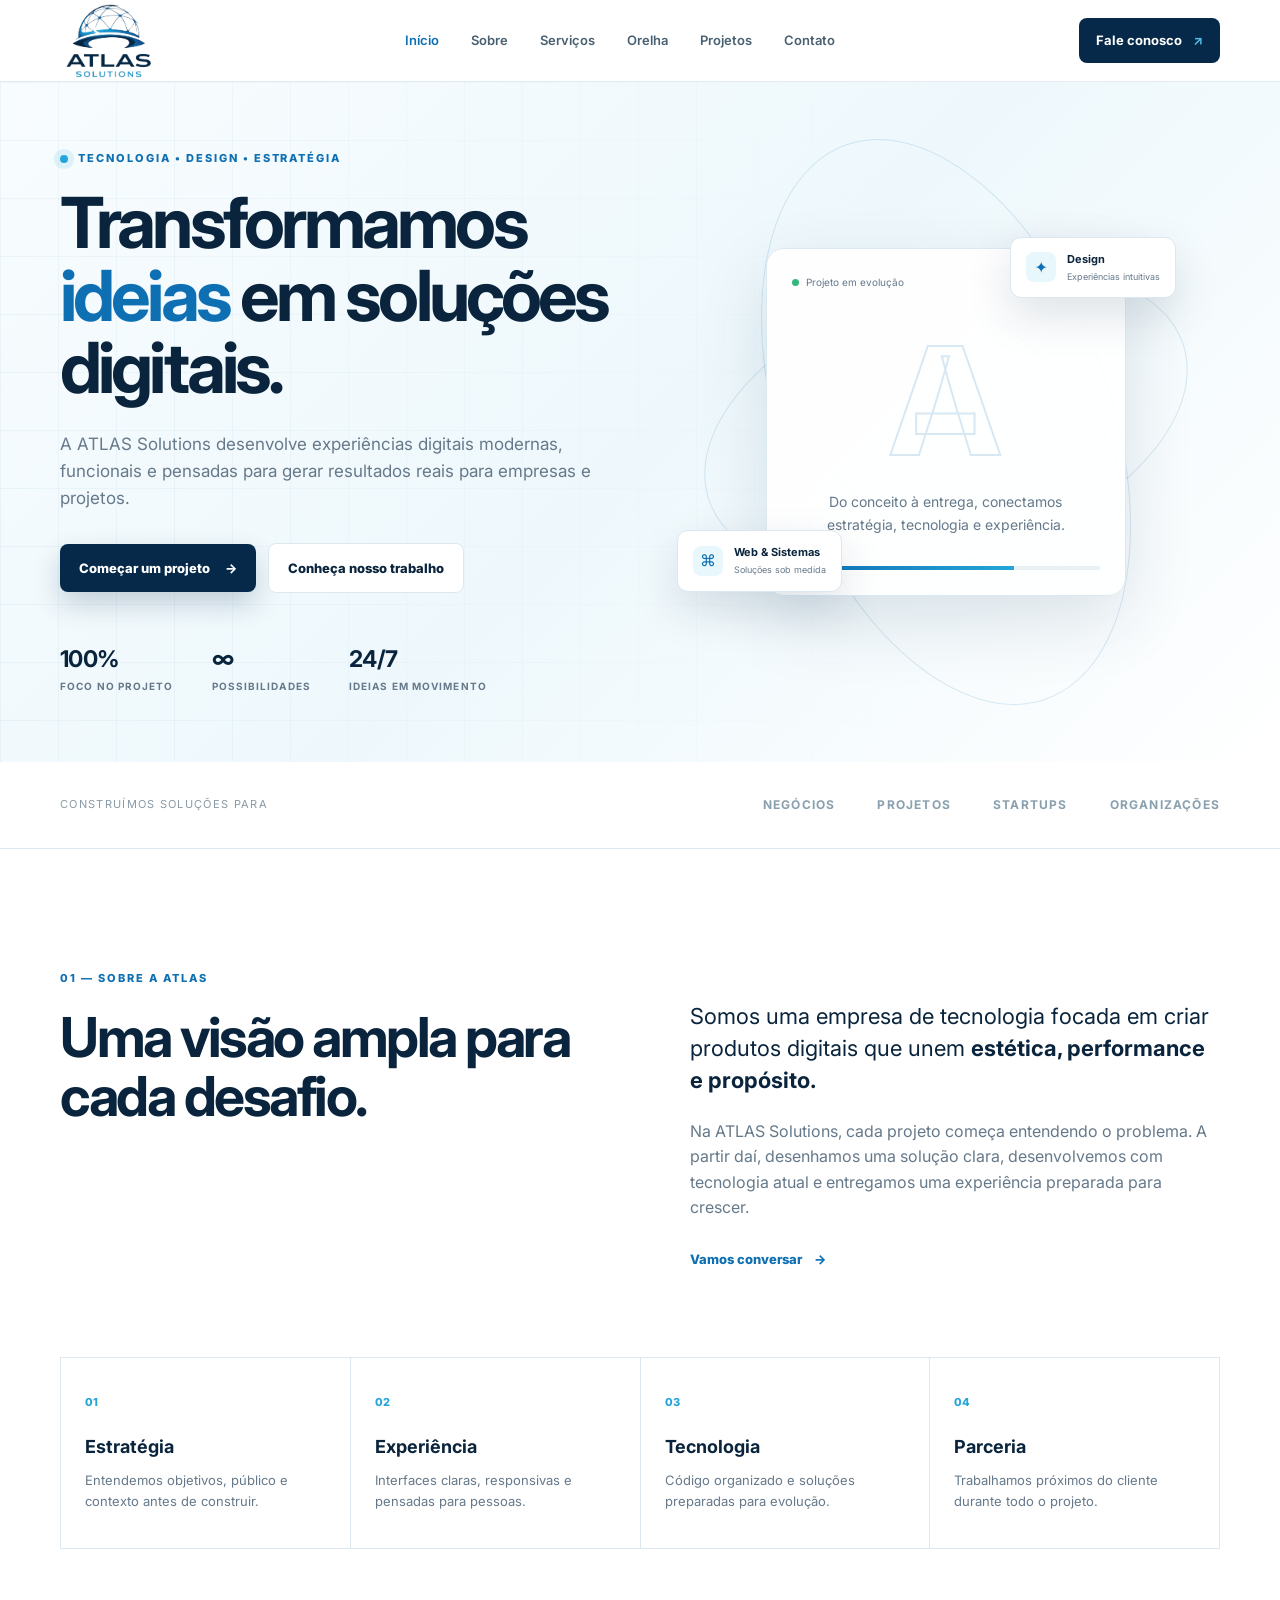
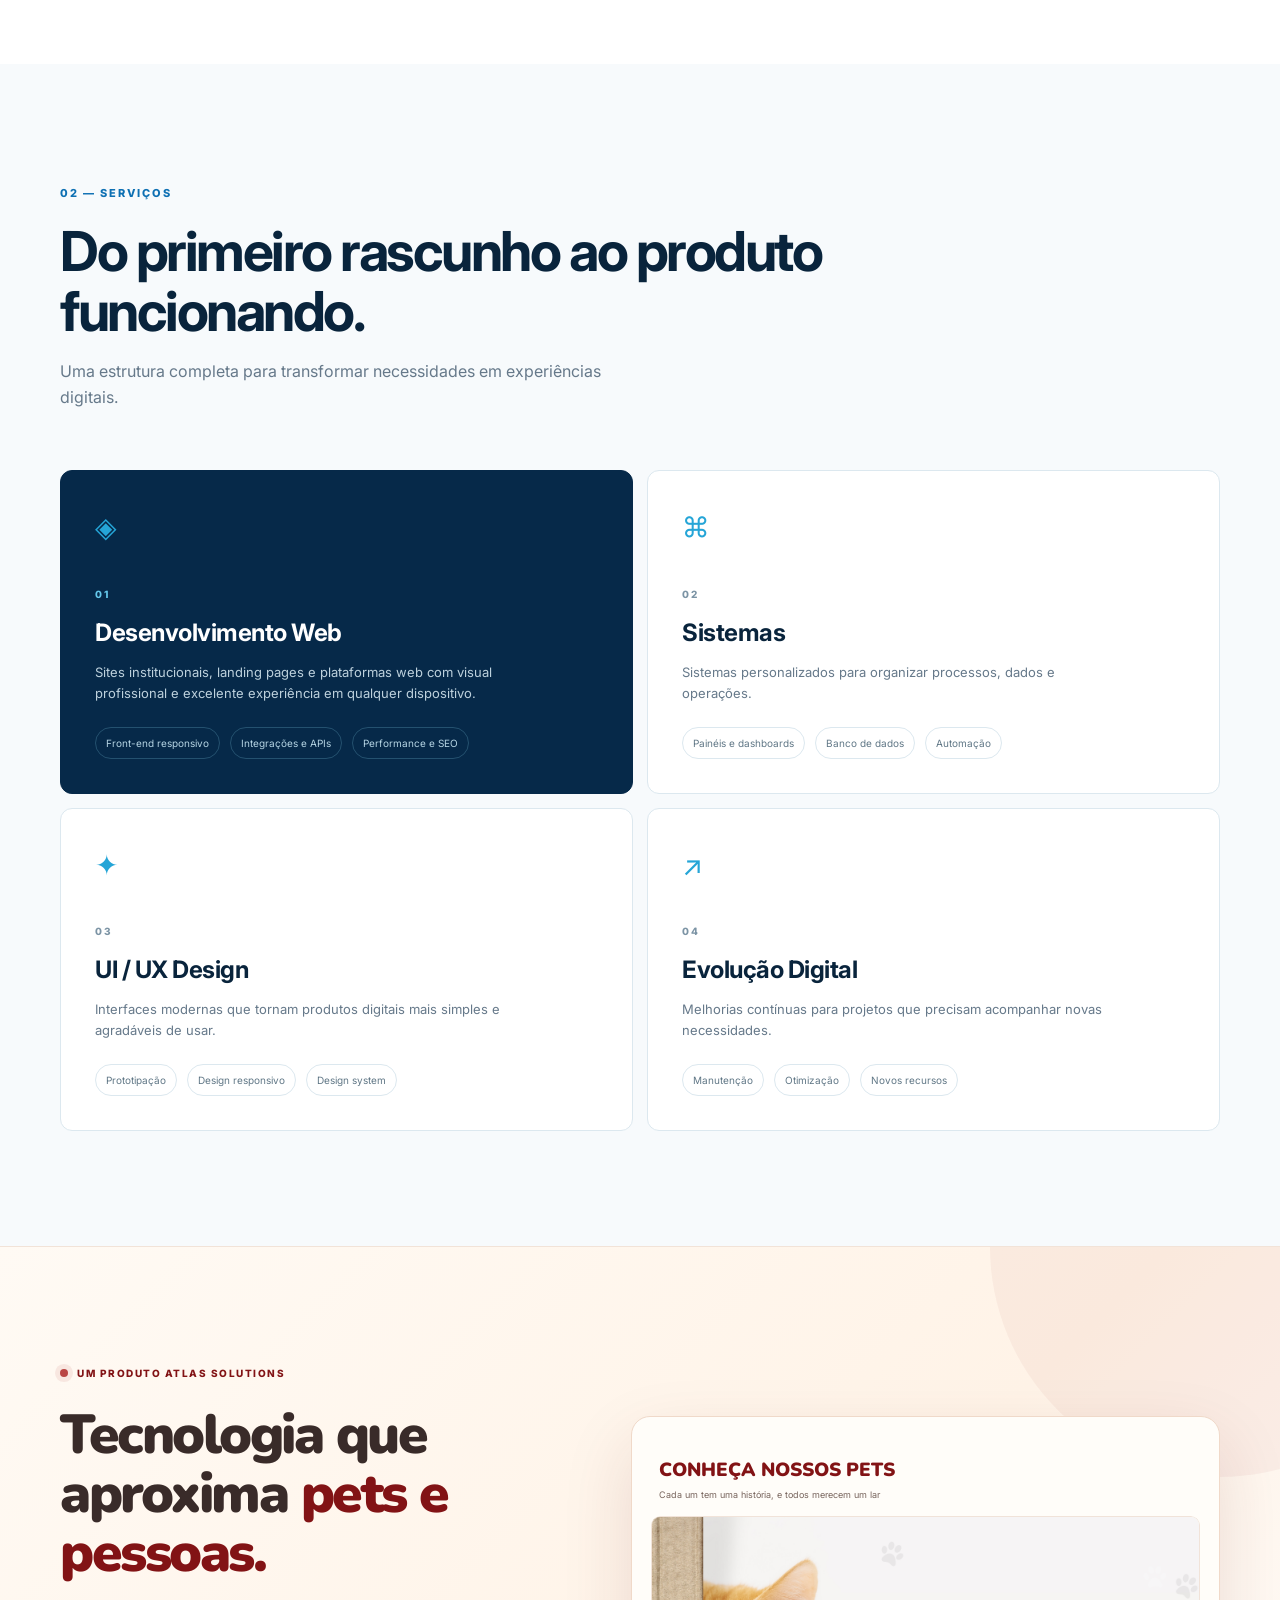
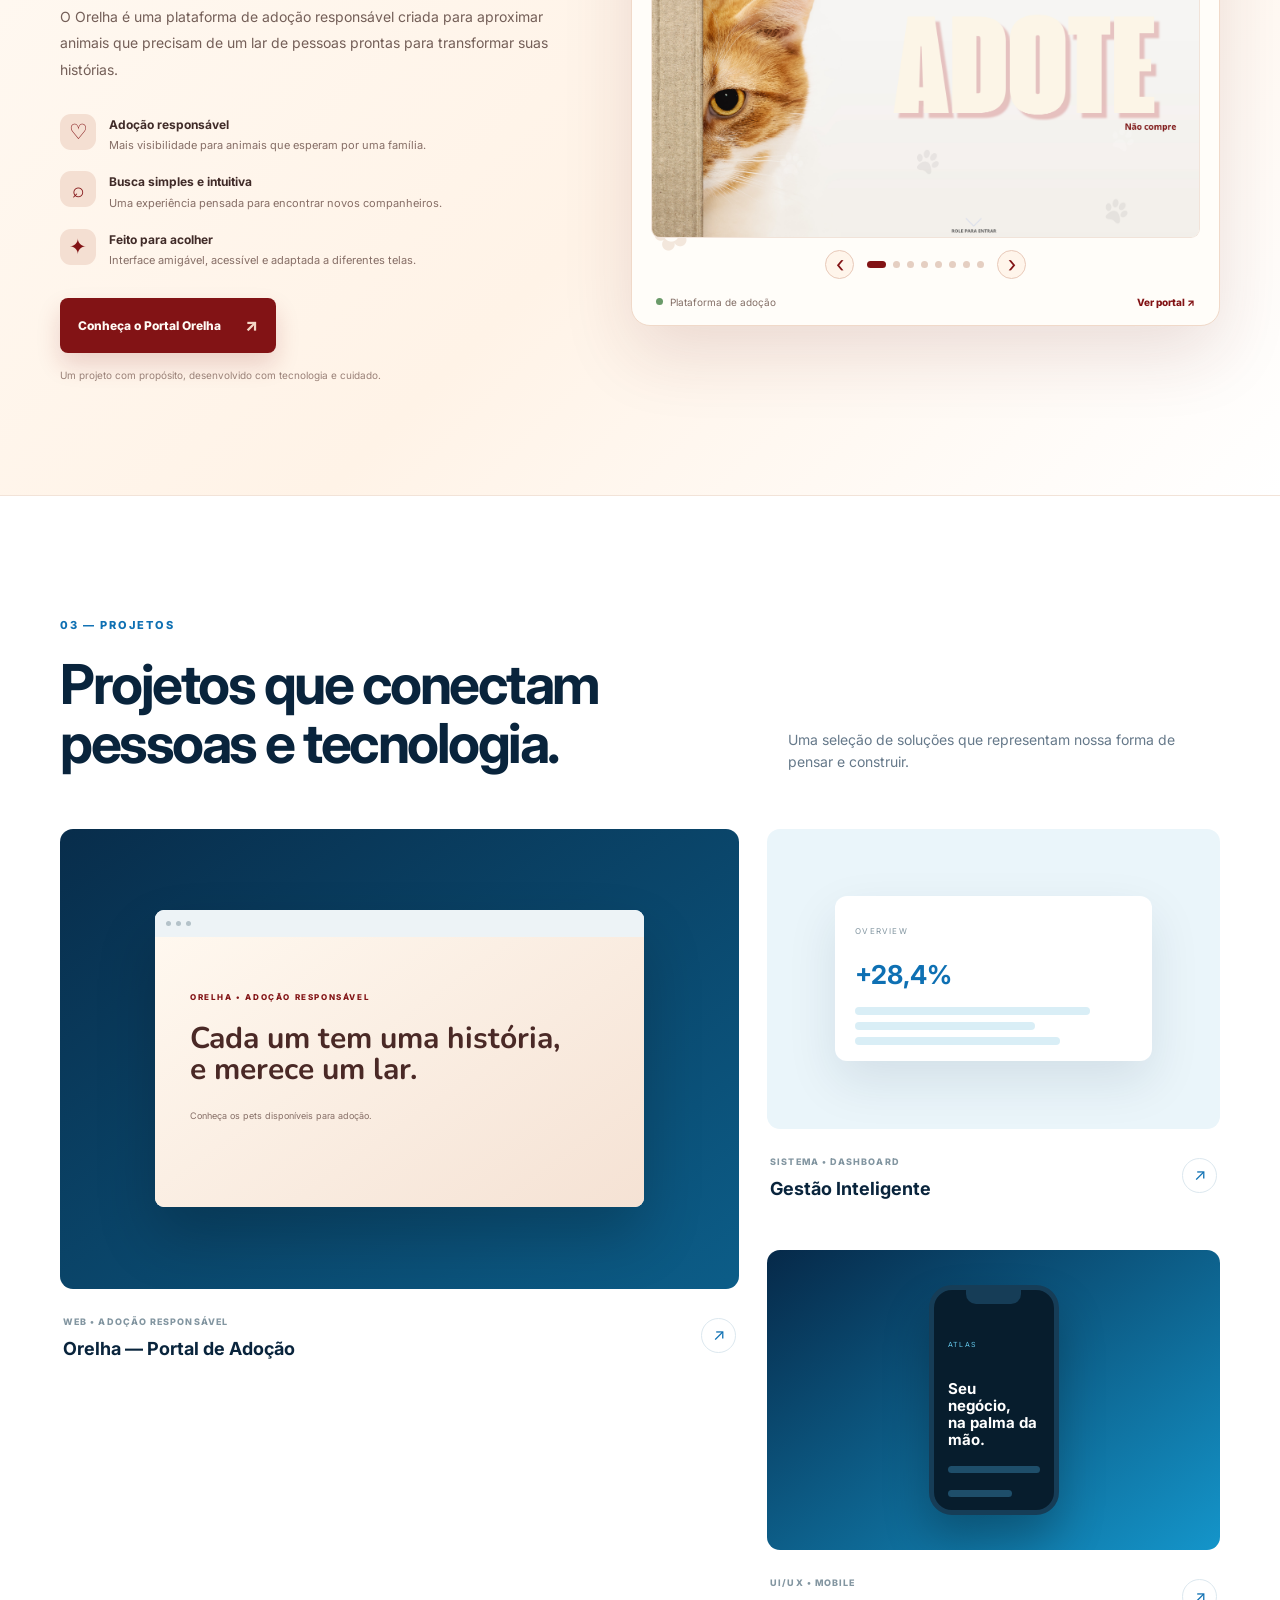
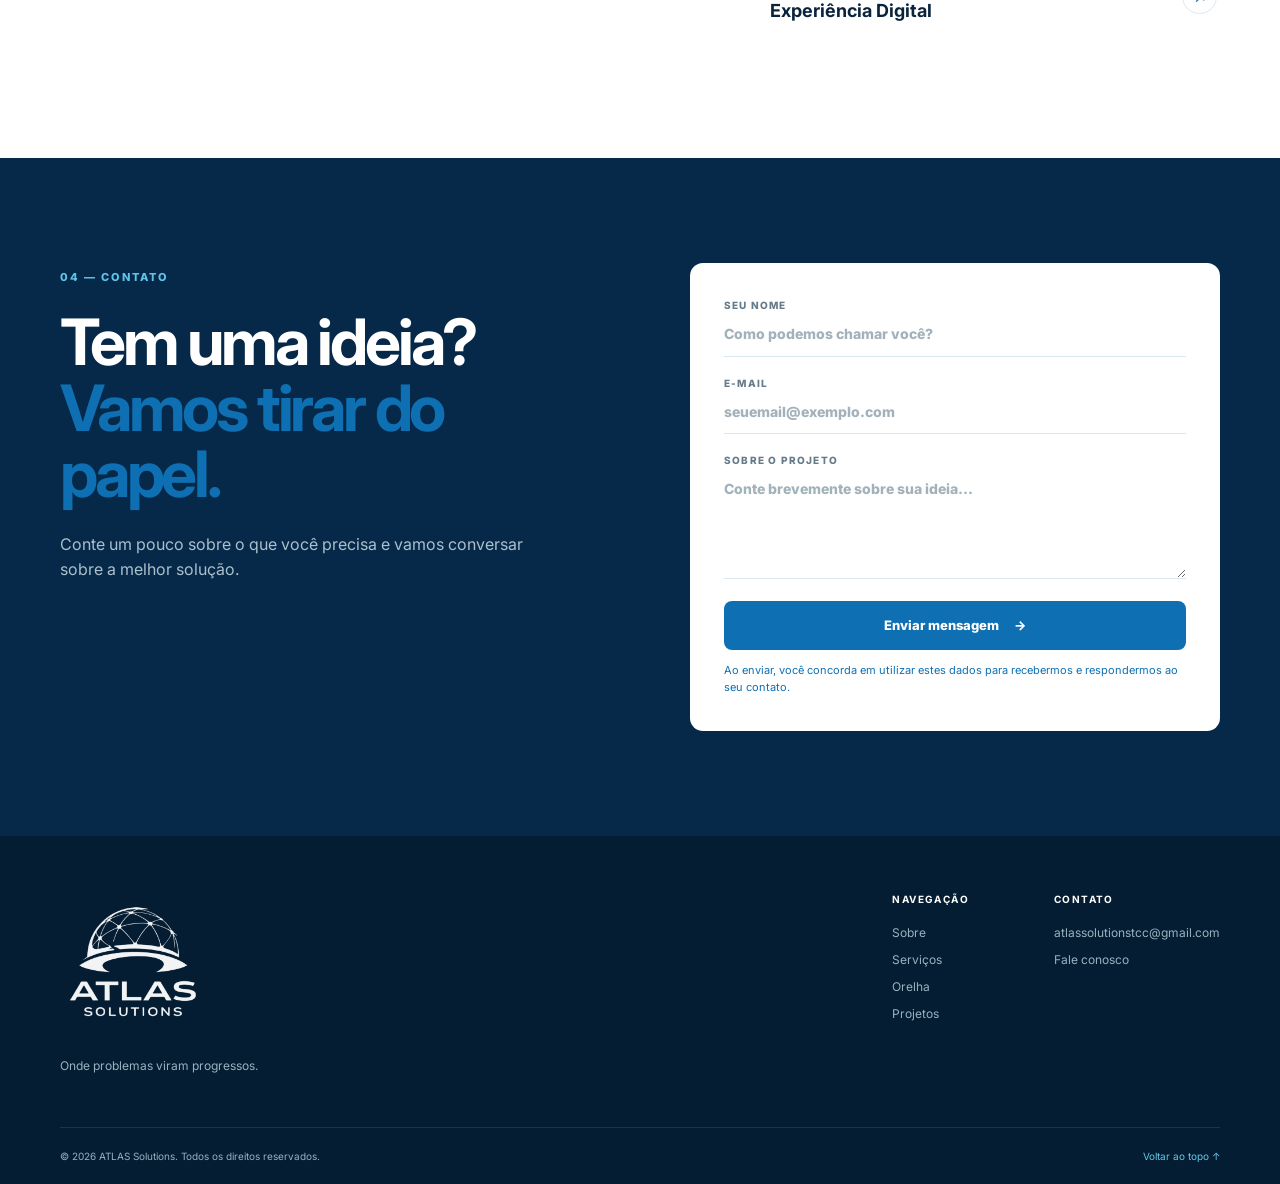
<file: index.html>
<!DOCTYPE html>
<html lang="pt-BR">
<head>
  <meta charset="UTF-8">
  <meta name="viewport" content="width=device-width, initial-scale=1.0">
  <meta name="description" content="ATLAS Solutions — desenvolvimento de sites, sistemas e soluções digitais sob medida.">
  <title>ATLAS Solutions | Tecnologia que conecta ideias</title>
  <link rel="preconnect" href="https://fonts.googleapis.com">
  <link rel="preconnect" href="https://fonts.gstatic.com" crossorigin>
  <link href="https://fonts.googleapis.com/css2?family=Inter:wght@400;500;600;700;800&family=Nunito:wght@400;500;600;700;800;900&family=Lora:wght@400;500;600;700&display=swap" rel="stylesheet">
  <link rel="stylesheet" href="style.css">
</head>
<body>
  <header class="header" id="topo">
    <div class="container nav">
      <a class="brand" href="#inicio" aria-label="ATLAS Solutions - início">
        <img src="assets/logo.png" alt="ATLAS Solutions">
      </a>

      <button class="menu-toggle" aria-label="Abrir menu" aria-expanded="false">
        <span></span><span></span><span></span>
      </button>

      <nav class="nav-links">
        <a href="#inicio" class="active">Início</a>
        <a href="#sobre">Sobre</a>
        <a href="#servicos">Serviços</a>
        <a href="#orelha">Orelha</a>
        <a href="#projetos">Projetos</a>
        <a href="#contato">Contato</a>
      </nav>

      <a href="#contato" class="nav-cta">Fale conosco <span>↗</span></a>
    </div>
  </header>

  <main>
    <section class="hero" id="inicio">
      <div class="hero-grid"></div>
      <div class="container hero-content">
        <div class="hero-copy reveal">
          <div class="eyebrow"><span></span> Tecnologia • Design • Estratégia</div>
          <h1>Transformamos <em>ideias</em> em soluções digitais.</h1>
          <p>
            A ATLAS Solutions desenvolve experiências digitais modernas, funcionais e
            pensadas para gerar resultados reais para empresas e projetos.
          </p>
          <div class="hero-actions">
            <a class="btn btn-primary" href="#contato">Começar um projeto <span>→</span></a>
            <a class="btn btn-ghost" href="#projetos">Conheça nosso trabalho</a>
          </div>
          <div class="hero-stats">
            <div><strong>100%</strong><span>foco no projeto</span></div>
            <div><strong>∞</strong><span>possibilidades</span></div>
            <div><strong>24/7</strong><span>ideias em movimento</span></div>
          </div>
        </div>

        <div class="hero-visual reveal">
          <div class="orbit orbit-1"></div>
          <div class="orbit orbit-2"></div>
          <div class="orbit orbit-3"></div>
          <div class="visual-card main-card">
            <div class="card-top">
              <span class="status"><i></i> Projeto em evolução</span>
              <span class="dots">•••</span>
            </div>
            <div class="atlas-mark">A</div>
            <p>Do conceito à entrega, conectamos estratégia, tecnologia e experiência.</p>
            <div class="progress"><span></span></div>
          </div>
          <div class="floating-card card-one">
            <span class="mini-icon">✦</span>
            <div><strong>Design</strong><small>Experiências intuitivas</small></div>
          </div>
          <div class="floating-card card-two">
            <span class="mini-icon">⌘</span>
            <div><strong>Web & Sistemas</strong><small>Soluções sob medida</small></div>
          </div>
        </div>
      </div>
    </section>

    <section class="trust">
      <div class="container trust-inner">
        <span>Construímos soluções para</span>
        <div class="trust-items">
          <b>NEGÓCIOS</b><b>PROJETOS</b><b>STARTUPS</b><b>ORGANIZAÇÕES</b>
        </div>
      </div>
    </section>

    <section class="section about" id="sobre">
      <div class="container two-col">
        <div class="section-intro reveal">
          <span class="section-number">01 — SOBRE A ATLAS</span>
          <h2>Uma visão ampla para cada desafio.</h2>
        </div>
        <div class="about-copy reveal">
          <p class="lead">
            Somos uma empresa de tecnologia focada em criar produtos digitais que unem
            <strong>estética, performance e propósito.</strong>
          </p>
          <p>
            Na ATLAS Solutions, cada projeto começa entendendo o problema. A partir daí,
            desenhamos uma solução clara, desenvolvemos com tecnologia atual e entregamos
            uma experiência preparada para crescer.
          </p>
          <a href="#contato" class="text-link">Vamos conversar <span>→</span></a>
        </div>
      </div>

      <div class="container values-grid">
        <article class="value-card reveal"><span>01</span><h3>Estratégia</h3><p>Entendemos objetivos, público e contexto antes de construir.</p></article>
        <article class="value-card reveal"><span>02</span><h3>Experiência</h3><p>Interfaces claras, responsivas e pensadas para pessoas.</p></article>
        <article class="value-card reveal"><span>03</span><h3>Tecnologia</h3><p>Código organizado e soluções preparadas para evolução.</p></article>
        <article class="value-card reveal"><span>04</span><h3>Parceria</h3><p>Trabalhamos próximos do cliente durante todo o projeto.</p></article>
      </div>
    </section>

    <section class="section services" id="servicos">
      <div class="container">
        <div class="section-heading reveal">
          <span class="section-number">02 — SERVIÇOS</span>
          <h2>Do primeiro rascunho ao produto funcionando.</h2>
          <p>Uma estrutura completa para transformar necessidades em experiências digitais.</p>
        </div>

        <div class="services-grid">
          <article class="service-card featured reveal">
            <div class="service-icon">◈</div>
            <span>01</span>
            <h3>Desenvolvimento Web</h3>
            <p>Sites institucionais, landing pages e plataformas web com visual profissional e excelente experiência em qualquer dispositivo.</p>
            <ul><li>Front-end responsivo</li><li>Integrações e APIs</li><li>Performance e SEO</li></ul>
          </article>
          <article class="service-card reveal">
            <div class="service-icon">⌘</div>
            <span>02</span>
            <h3>Sistemas</h3>
            <p>Sistemas personalizados para organizar processos, dados e operações.</p>
            <ul><li>Painéis e dashboards</li><li>Banco de dados</li><li>Automação</li></ul>
          </article>
          <article class="service-card reveal">
            <div class="service-icon">✦</div>
            <span>03</span>
            <h3>UI / UX Design</h3>
            <p>Interfaces modernas que tornam produtos digitais mais simples e agradáveis de usar.</p>
            <ul><li>Prototipação</li><li>Design responsivo</li><li>Design system</li></ul>
          </article>
          <article class="service-card reveal">
            <div class="service-icon">↗</div>
            <span>04</span>
            <h3>Evolução Digital</h3>
            <p>Melhorias contínuas para projetos que precisam acompanhar novas necessidades.</p>
            <ul><li>Manutenção</li><li>Otimização</li><li>Novos recursos</li></ul>
          </article>
        </div>
      </div>
    </section>

    <!-- Apresentação do produto Orelha: visual próprio inspirado no portal, mantendo a estrutura da ATLAS. -->
    <section class="secao-orelha" id="orelha">
      <div class="container orelha-conteudo">
        <div class="orelha-texto reveal">
          <span class="orelha-etiqueta"><span class="orelha-ponto"></span> UM PRODUTO ATLAS SOLUTIONS</span>
          <h2>Tecnologia que aproxima <em>pets e pessoas.</em></h2>
          <p class="orelha-descricao">O Orelha é uma plataforma de adoção responsável criada para aproximar animais que precisam de um lar de pessoas prontas para transformar suas histórias.</p>
          <div class="orelha-destaques">
            <div><span class="orelha-icone">♡</span><p><strong>Adoção responsável</strong><small>Mais visibilidade para animais que esperam por uma família.</small></p></div>
            <div><span class="orelha-icone">⌕</span><p><strong>Busca simples e intuitiva</strong><small>Uma experiência pensada para encontrar novos companheiros.</small></p></div>
            <div><span class="orelha-icone">✦</span><p><strong>Feito para acolher</strong><small>Interface amigável, acessível e adaptada a diferentes telas.</small></p></div>
          </div>
          <a class="botao-orelha" href="https://frontend-portal-orelha.vercel.app/" target="_blank" rel="noopener noreferrer">Conheça o Portal Orelha <span>↗</span></a>
          <p class="orelha-nota">Um projeto com propósito, desenvolvido com tecnologia e cuidado.</p>
        </div>
        <div class="orelha-moldura reveal">
                   <div class="orelha-preview-texto"><span>CONHEÇA NOSSOS PETS</span><small>Cada um tem uma história, e todos merecem um lar</small></div>

          <!-- CARROSSEL ORELHA: para adicionar imagens, copie um bloco .orelha-slide e altere o caminho e o texto alternativo. -->
          <div class="orelha-carrossel" data-carrossel aria-label="Imagens do Portal Orelha">
            <div class="orelha-slides">
              <div class="orelha-slide ativa">
                <img src="assets/1.png" alt="Tela inicial do Portal Orelha com animais disponíveis para adoção" class="orelha-imagem">
              </div>
              <div class="orelha-slide">
                <img src="assets/3.png" alt="Tela de listagem de animais do Portal Orelha" class="orelha-imagem">
              </div>
              <div class="orelha-slide">
                <img src="assets/5.png" alt="Tela de listagem de animais do Portal Orelha" class="orelha-imagem">
              </div>
              <div class="orelha-slide">
                <img src="assets/6.png" alt="Tela de listagem de animais do Portal Orelha" class="orelha-imagem">
              </div>
              <div class="orelha-slide">
                <img src="assets/8.png" alt="Tela de listagem de animais do Portal Orelha" class="orelha-imagem">
              </div>
               <div class="orelha-slide">
                <img src="assets/10.png" alt="Tela de listagem de animais do Portal Orelha" class="orelha-imagem">
              </div>
               <div class="orelha-slide">
                <img src="assets/11.png" alt="Tela de listagem de animais do Portal Orelha" class="orelha-imagem">
              </div>
               <div class="orelha-slide">
                <img src="assets/13.png" alt="Tela de listagem de animais do Portal Orelha" class="orelha-imagem">
              </div>
              <!-- ADICIONE MAIS IMAGENS AQUI: copie um bloco .orelha-slide, coloque o caminho em src e descreva a imagem no alt. -->
            </div>
            <div class="orelha-controles">
              <button class="orelha-seta" type="button" data-anterior aria-label="Imagem anterior">‹</button>
              <div class="orelha-indicadores" data-indicadores aria-label="Escolher imagem"></div>
              <button class="orelha-seta" type="button" data-proxima aria-label="Próxima imagem">›</button>
            </div>
          </div>

          <div class="orelha-rodape-preview"><span><i></i> Plataforma de adoção</span><a href="https://frontend-portal-orelha.vercel.app/" target="_blank" rel="noopener noreferrer">Ver portal ↗</a></div>
          <span class="orelha-pata pata-um">✿</span><span class="orelha-pata pata-dois">✿</span>
        </div>
      </div>
    </section>

    <section class="section projects" id="projetos">
      <div class="container">
        <div class="section-heading project-heading reveal">
          <div>
            <span class="section-number">03 — PROJETOS</span>
            <h2>Projetos que conectam pessoas e tecnologia.</h2>
          </div>
          <p>Uma seleção de soluções que representam nossa forma de pensar e construir.</p>
        </div>

        <div class="project-grid">
          <article class="project project-large reveal">
            <div class="project-visual adoption">
              <div class="browser">
                <div class="browser-bar"><i></i><i></i><i></i></div>
                <div class="browser-body browser-orelha">
                  <span>ORELHA • ADOÇÃO RESPONSÁVEL</span>
                  <strong>Cada um tem uma história,<br>e merece um lar.</strong>
                  <small>Conheça os pets disponíveis para adoção.</small>
                </div>
              </div>
            </div>
            <div class="project-info"><div><span>WEB • ADOÇÃO RESPONSÁVEL</span><h3>Orelha — Portal de Adoção</h3></div><span class="round-arrow">↗</span></div>
          </article>

          <article class="project reveal">
            <div class="project-visual dashboard">
              <div class="dash-box"><span>OVERVIEW</span><b>+28,4%</b><i></i><i></i><i></i></div>
            </div>
            <div class="project-info"><div><span>SISTEMA • DASHBOARD</span><h3>Gestão Inteligente</h3></div><span class="round-arrow">↗</span></div>
          </article>

          <article class="project reveal">
            <div class="project-visual mobile">
              <div class="phone"><div class="phone-notch"></div><div class="phone-content"><span>ATLAS</span><b>Seu negócio,<br>na palma da mão.</b><i></i><i></i></div></div>
            </div>
            <div class="project-info"><div><span>UI/UX • MOBILE</span><h3>Experiência Digital</h3></div><span class="round-arrow">↗</span></div>
          </article>
        </div>
      </div>
    </section>

    <section class="cta-section" id="contato">
      <div class="container cta">
        <div class="cta-copy reveal">
          <span class="section-number">04 — CONTATO</span>
          <h2>Tem uma ideia?<br><em>Vamos tirar do papel.</em></h2>
          <p>Conte um pouco sobre o que você precisa e vamos conversar sobre a melhor solução.</p>
        </div>
        


<!-- Formulário de contato conectado ao FormSubmit -->
<form
  class="contact-form reveal"
  action="https://formsubmit.co/atlassolutionstcc@gmail.com"
  method="POST"
>
  <!-- Redirecionamento após o envio -->
  <input
    type="hidden"
    name="_next"
    value="https://atlas-solutions.netlify.app/sucesso.html"
  >

  <!-- Assunto do e-mail recebido pela ATLAS -->
  <input
    type="hidden"
    name="_subject"
    value="Novo contato pelo site ATLAS Solutions"
  >

  <!-- Organiza os dados recebidos em formato de tabela -->
  <input
    type="hidden"
    name="_template"
    value="table"
  >

  <!-- Proteção contra spam -->
  <input
    type="hidden"
    name="_captcha"
    value="true"
  >

  <!-- Campo de nome -->
  <label>
    Seu nome
    <input
      type="text"
      name="nome"
      placeholder="Como podemos chamar você?"
      autocomplete="name"
      required
    >
  </label>

  <!-- E-mail de quem está entrando em contato -->
  <label>
    E-mail
    <input
      type="email"
      name="email"
      placeholder="seuemail@exemplo.com"
      autocomplete="email"
      required
    >
  </label>

  <!-- Mensagem sobre o projeto -->
  <label>
    Sobre o projeto
    <textarea
      name="mensagem"
      rows="4"
      placeholder="Conte brevemente sobre sua ideia..."
      required
    ></textarea>
  </label>

  <!-- Botão de envio -->
  <button type="submit" class="btn btn-light">
    Enviar mensagem <span>→</span>
  </button>

  <p class="form-note">
    Ao enviar, você concorda em utilizar estes dados para recebermos e respondermos ao seu contato.
  </p>
</form>



      </div>
    </section>
  </main>

  <footer class="footer">
    <div class="container footer-top">
      <div>
        <img src="assets/logo.png" alt="ATLAS Solutions" class="footer-logo">
        <p>Onde problemas viram progressos.</p>
      </div>
      <div class="footer-links">
        <div><strong>Navegação</strong><a href="#sobre">Sobre</a><a href="#servicos">Serviços</a><a href="#orelha">Orelha</a><a href="#projetos">Projetos</a></div>
        <div><strong>Contato</strong><a href="mailto:contato@atlassolutions.com.br">atlassolutionstcc@gmail.com</a><a href="#contato">Fale conosco</a></div>
      </div>
    </div>
    <div class="container footer-bottom">
      <span>© <span id="year"></span> ATLAS Solutions. Todos os direitos reservados.</span>
      <a href="#topo">Voltar ao topo ↑</a>
    </div>
  </footer>

  <script src="script.js"></script>
</body>
</html>
</file>
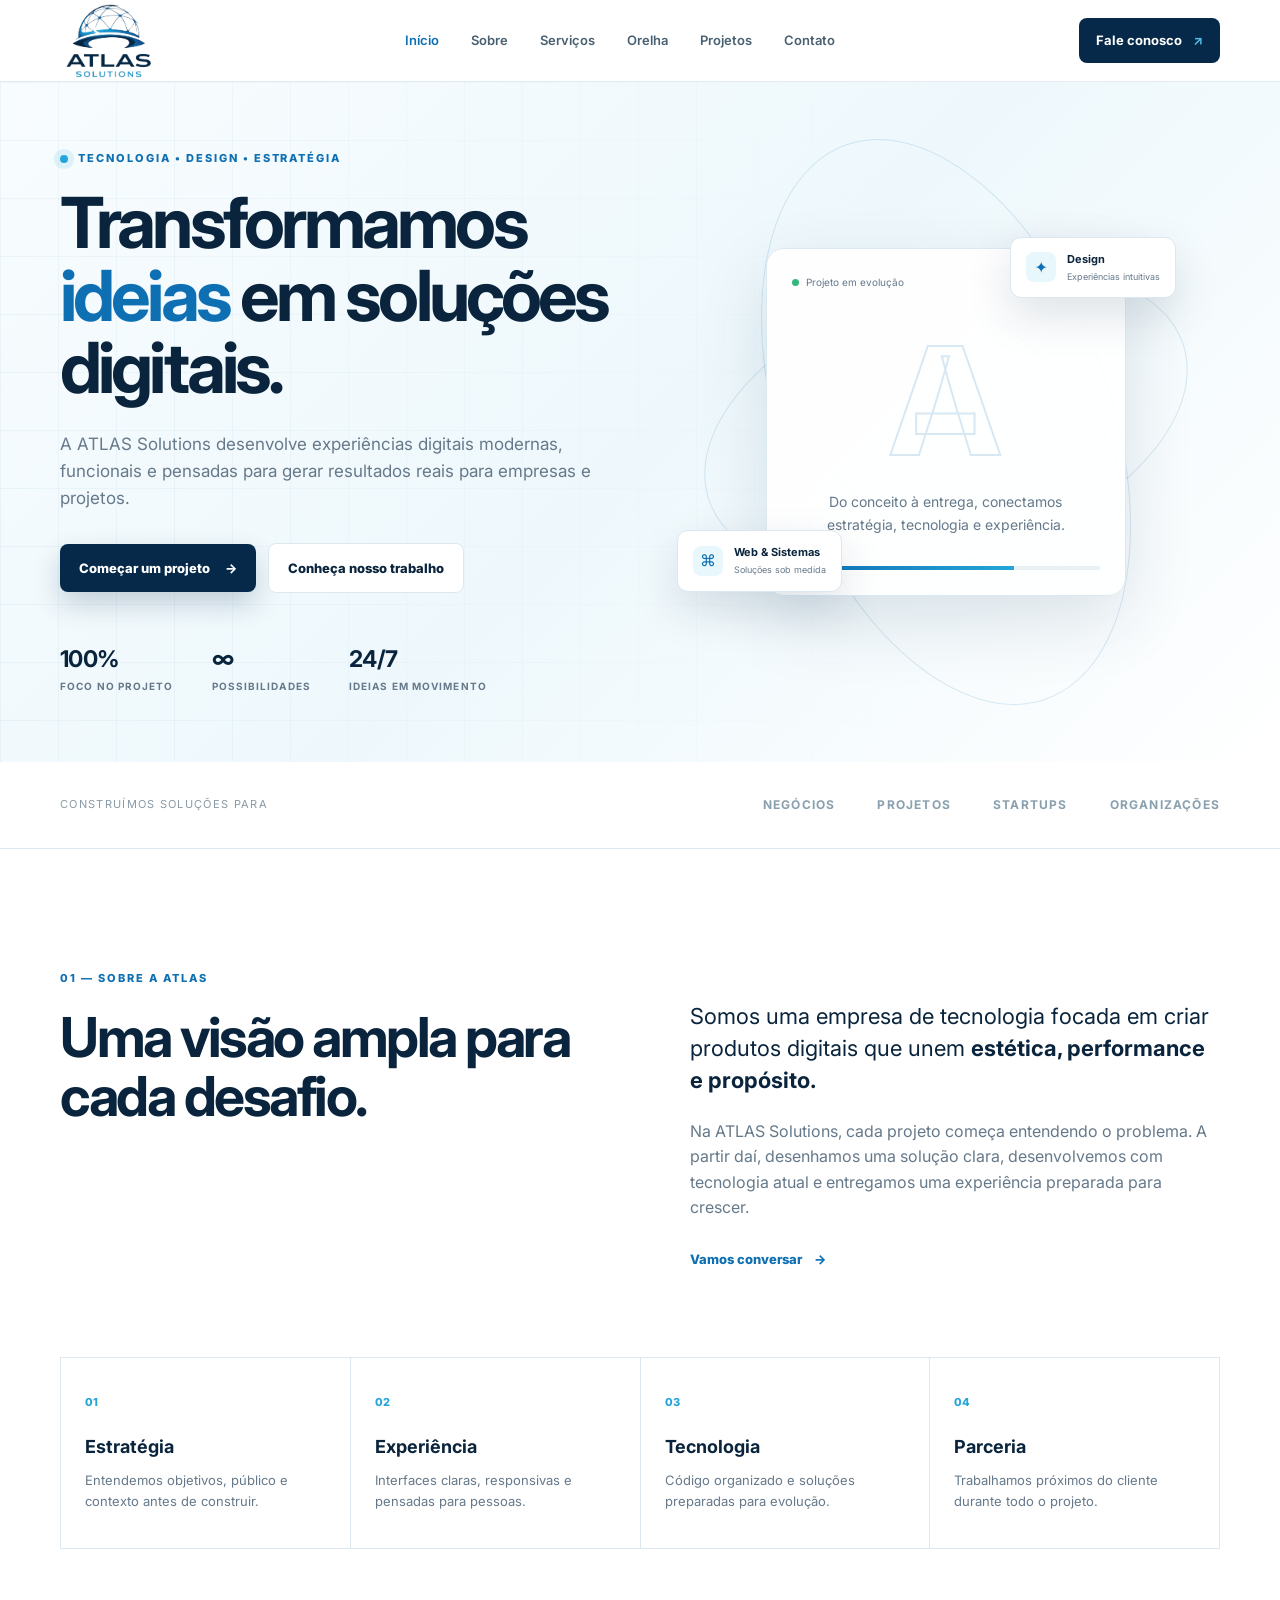
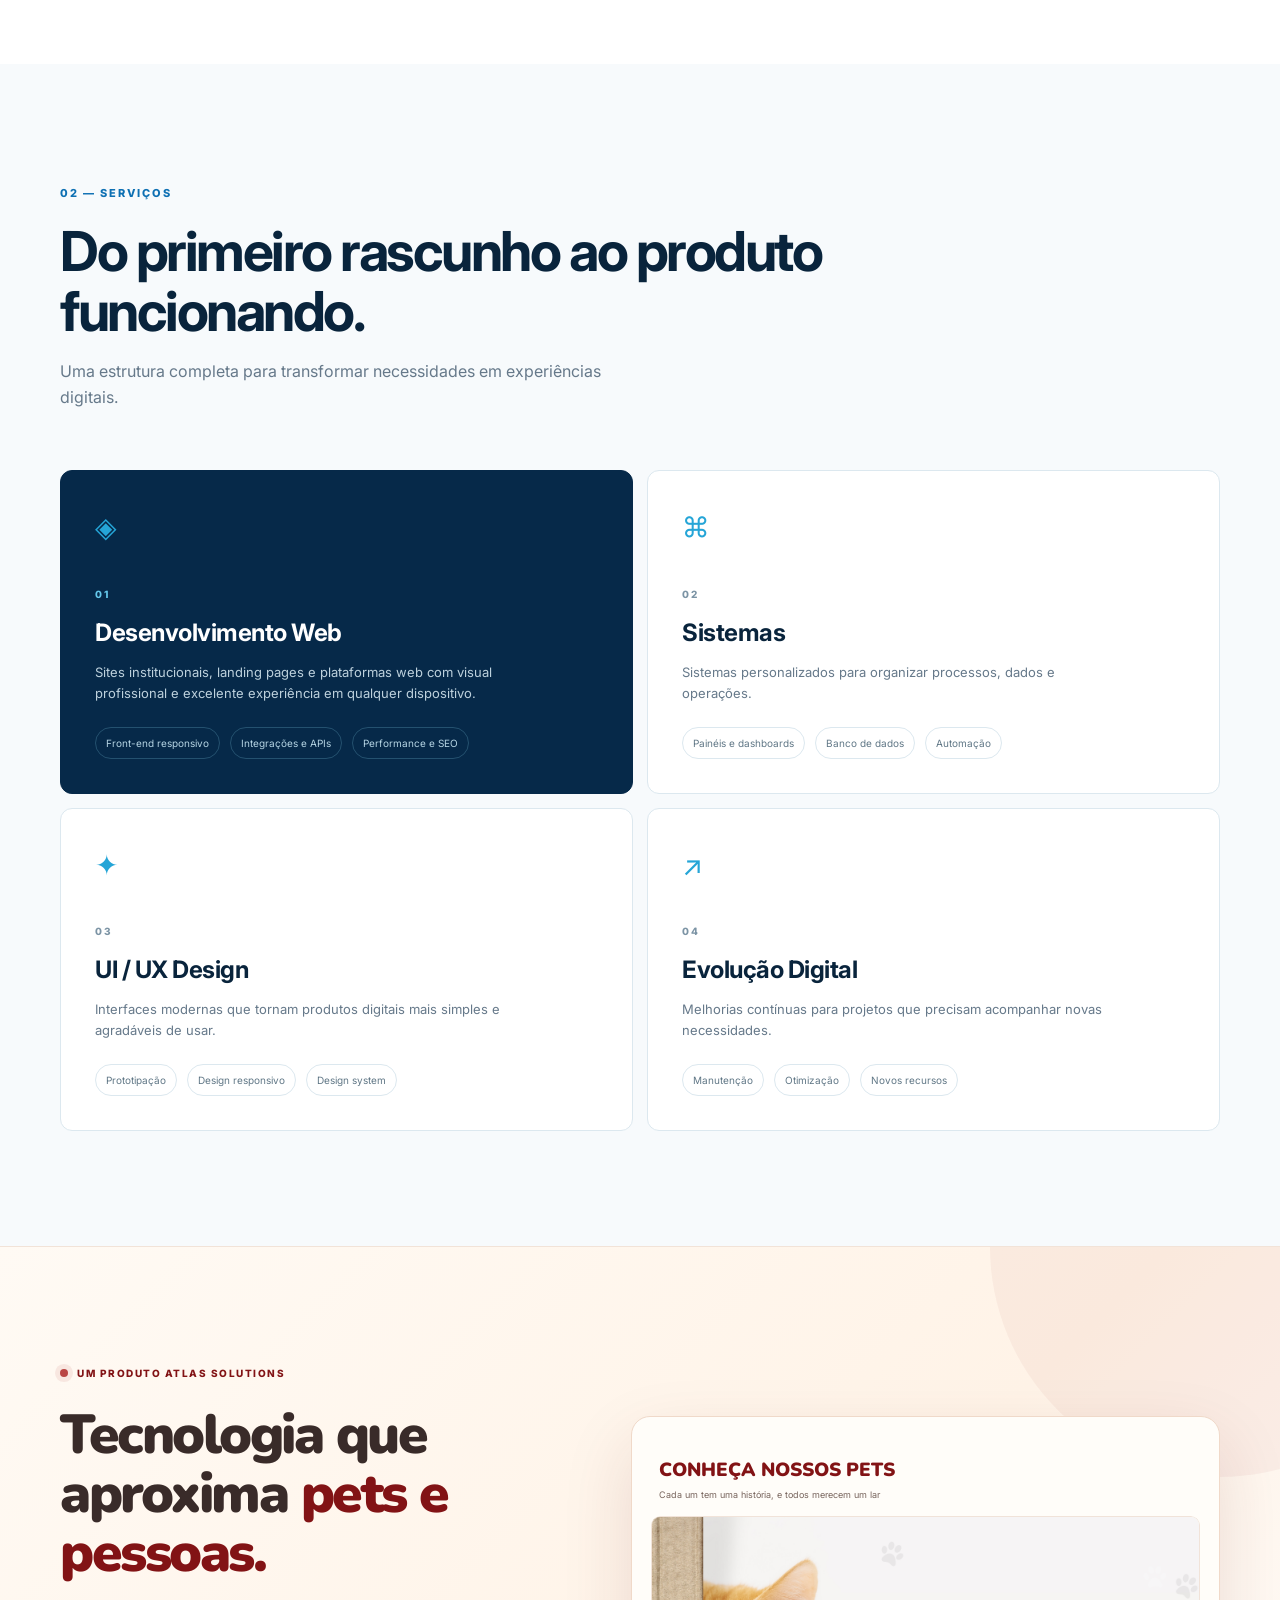
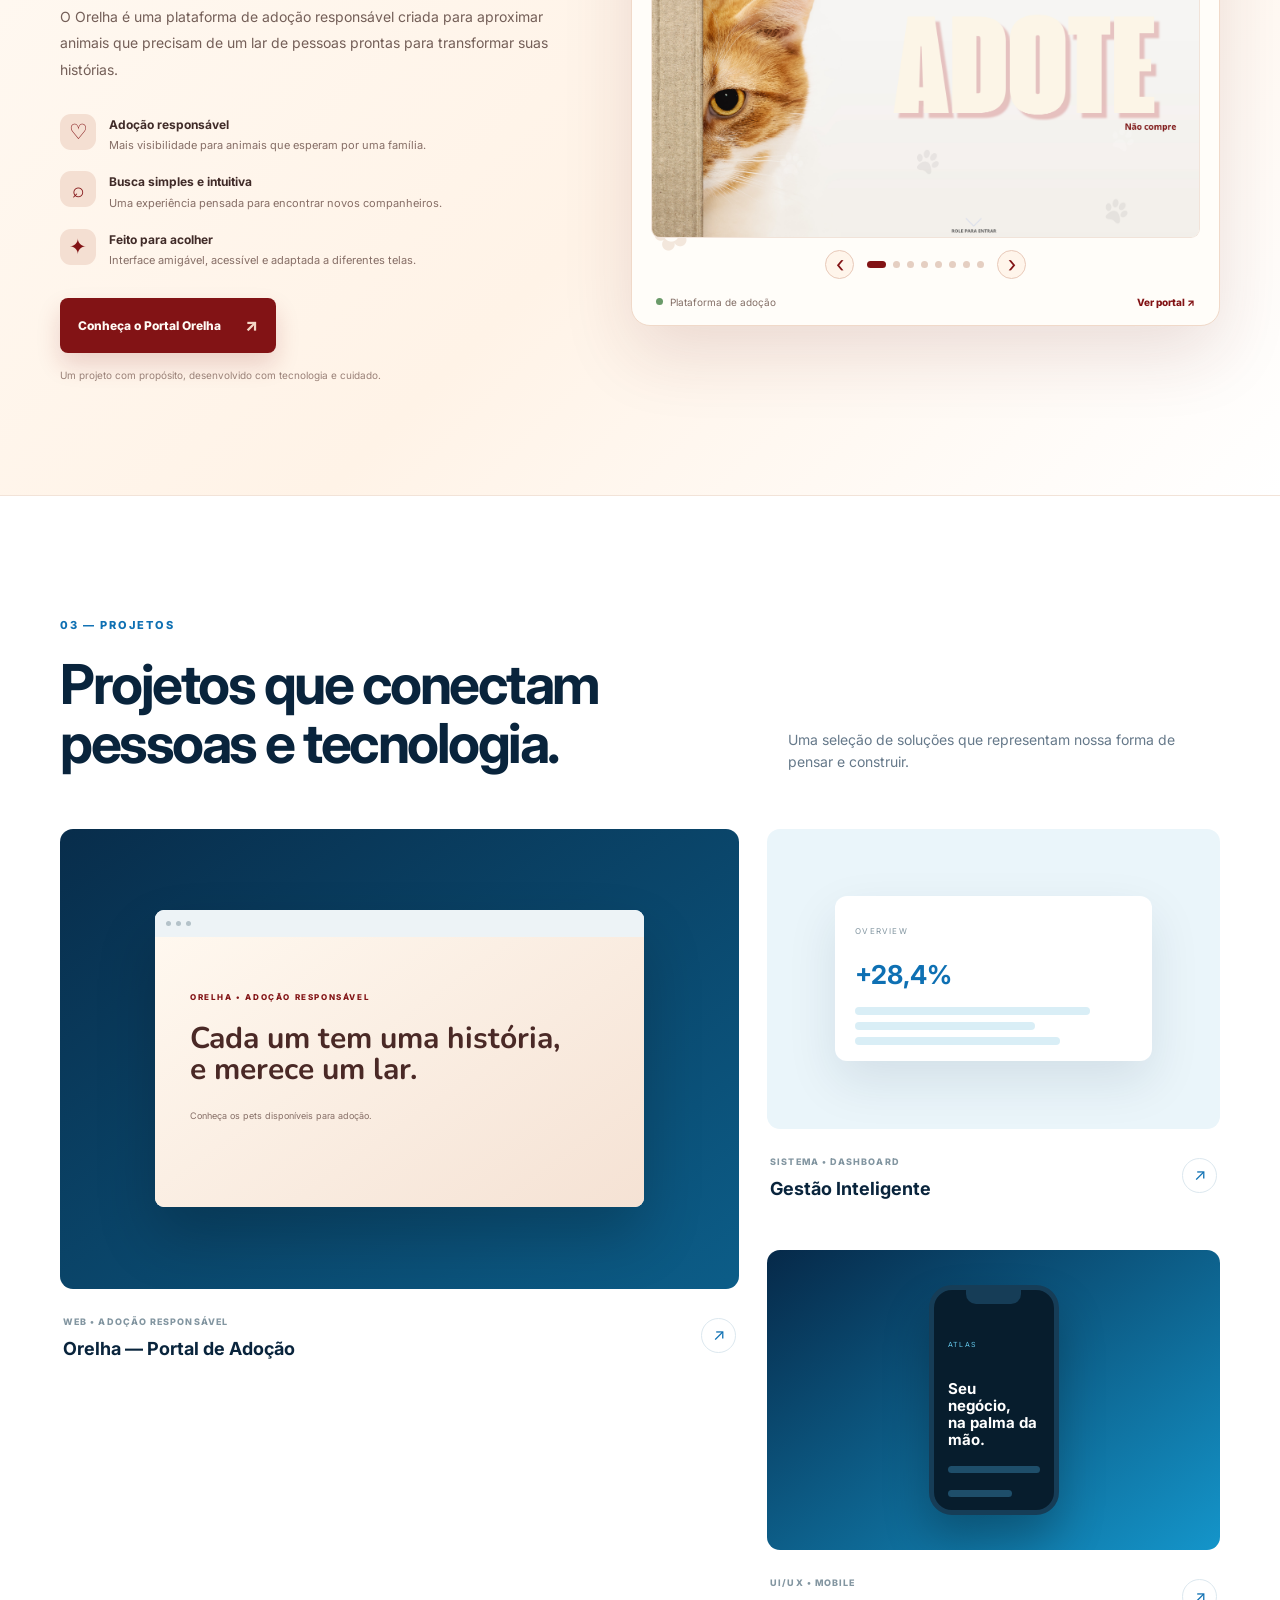
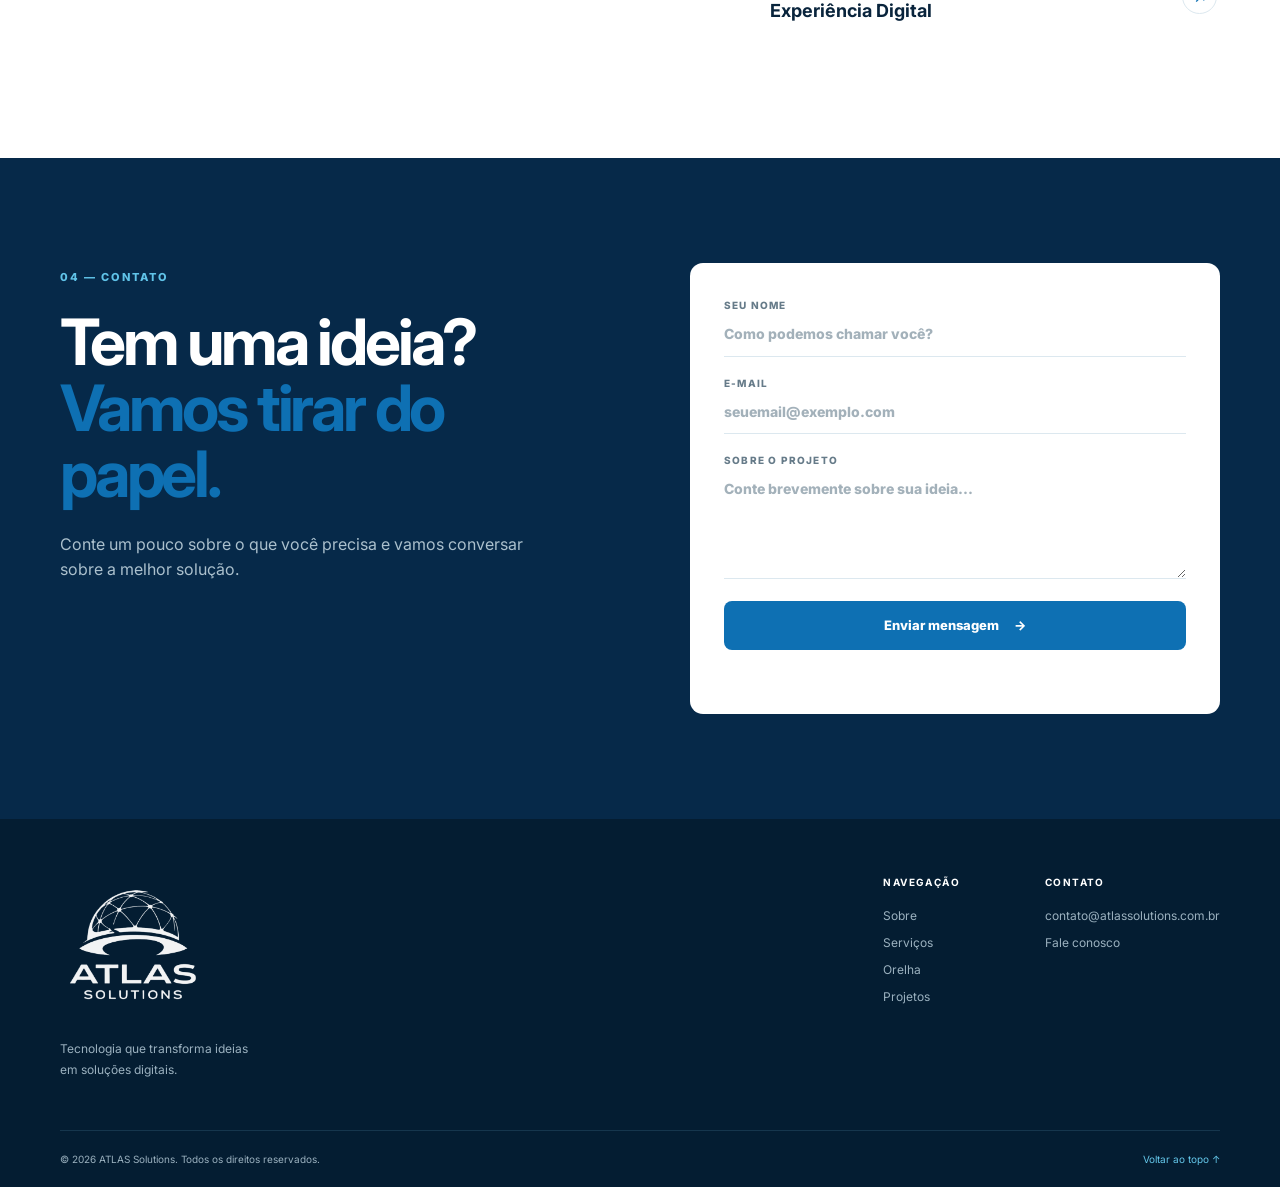
<file: atlas-solutions-atualizado/index.html>
<!DOCTYPE html>
<html lang="pt-BR">
<head>
  <meta charset="UTF-8">
  <meta name="viewport" content="width=device-width, initial-scale=1.0">
  <meta name="description" content="ATLAS Solutions — desenvolvimento de sites, sistemas e soluções digitais sob medida.">
  <title>ATLAS Solutions | Tecnologia que conecta ideias</title>
  <link rel="preconnect" href="https://fonts.googleapis.com">
  <link rel="preconnect" href="https://fonts.gstatic.com" crossorigin>
  <link href="https://fonts.googleapis.com/css2?family=Inter:wght@400;500;600;700;800&family=Nunito:wght@400;500;600;700;800;900&family=Lora:wght@400;500;600;700&display=swap" rel="stylesheet">
  <link rel="stylesheet" href="style.css">
</head>
<body>
  <header class="header" id="topo">
    <div class="container nav">
      <a class="brand" href="#inicio" aria-label="ATLAS Solutions - início">
        <img src="assets/logo.png" alt="ATLAS Solutions">
      </a>

      <button class="menu-toggle" aria-label="Abrir menu" aria-expanded="false">
        <span></span><span></span><span></span>
      </button>

      <nav class="nav-links">
        <a href="#inicio" class="active">Início</a>
        <a href="#sobre">Sobre</a>
        <a href="#servicos">Serviços</a>
        <a href="#orelha">Orelha</a>
        <a href="#projetos">Projetos</a>
        <a href="#contato">Contato</a>
      </nav>

      <a href="#contato" class="nav-cta">Fale conosco <span>↗</span></a>
    </div>
  </header>

  <main>
    <section class="hero" id="inicio">
      <div class="hero-grid"></div>
      <div class="container hero-content">
        <div class="hero-copy reveal">
          <div class="eyebrow"><span></span> Tecnologia • Design • Estratégia</div>
          <h1>Transformamos <em>ideias</em> em soluções digitais.</h1>
          <p>
            A ATLAS Solutions desenvolve experiências digitais modernas, funcionais e
            pensadas para gerar resultados reais para empresas e projetos.
          </p>
          <div class="hero-actions">
            <a class="btn btn-primary" href="#contato">Começar um projeto <span>→</span></a>
            <a class="btn btn-ghost" href="#projetos">Conheça nosso trabalho</a>
          </div>
          <div class="hero-stats">
            <div><strong>100%</strong><span>foco no projeto</span></div>
            <div><strong>∞</strong><span>possibilidades</span></div>
            <div><strong>24/7</strong><span>ideias em movimento</span></div>
          </div>
        </div>

        <div class="hero-visual reveal">
          <div class="orbit orbit-1"></div>
          <div class="orbit orbit-2"></div>
          <div class="orbit orbit-3"></div>
          <div class="visual-card main-card">
            <div class="card-top">
              <span class="status"><i></i> Projeto em evolução</span>
              <span class="dots">•••</span>
            </div>
            <div class="atlas-mark">A</div>
            <p>Do conceito à entrega, conectamos estratégia, tecnologia e experiência.</p>
            <div class="progress"><span></span></div>
          </div>
          <div class="floating-card card-one">
            <span class="mini-icon">✦</span>
            <div><strong>Design</strong><small>Experiências intuitivas</small></div>
          </div>
          <div class="floating-card card-two">
            <span class="mini-icon">⌘</span>
            <div><strong>Web & Sistemas</strong><small>Soluções sob medida</small></div>
          </div>
        </div>
      </div>
    </section>

    <section class="trust">
      <div class="container trust-inner">
        <span>Construímos soluções para</span>
        <div class="trust-items">
          <b>NEGÓCIOS</b><b>PROJETOS</b><b>STARTUPS</b><b>ORGANIZAÇÕES</b>
        </div>
      </div>
    </section>

    <section class="section about" id="sobre">
      <div class="container two-col">
        <div class="section-intro reveal">
          <span class="section-number">01 — SOBRE A ATLAS</span>
          <h2>Uma visão ampla para cada desafio.</h2>
        </div>
        <div class="about-copy reveal">
          <p class="lead">
            Somos uma empresa de tecnologia focada em criar produtos digitais que unem
            <strong>estética, performance e propósito.</strong>
          </p>
          <p>
            Na ATLAS Solutions, cada projeto começa entendendo o problema. A partir daí,
            desenhamos uma solução clara, desenvolvemos com tecnologia atual e entregamos
            uma experiência preparada para crescer.
          </p>
          <a href="#contato" class="text-link">Vamos conversar <span>→</span></a>
        </div>
      </div>

      <div class="container values-grid">
        <article class="value-card reveal"><span>01</span><h3>Estratégia</h3><p>Entendemos objetivos, público e contexto antes de construir.</p></article>
        <article class="value-card reveal"><span>02</span><h3>Experiência</h3><p>Interfaces claras, responsivas e pensadas para pessoas.</p></article>
        <article class="value-card reveal"><span>03</span><h3>Tecnologia</h3><p>Código organizado e soluções preparadas para evolução.</p></article>
        <article class="value-card reveal"><span>04</span><h3>Parceria</h3><p>Trabalhamos próximos do cliente durante todo o projeto.</p></article>
      </div>
    </section>

    <section class="section services" id="servicos">
      <div class="container">
        <div class="section-heading reveal">
          <span class="section-number">02 — SERVIÇOS</span>
          <h2>Do primeiro rascunho ao produto funcionando.</h2>
          <p>Uma estrutura completa para transformar necessidades em experiências digitais.</p>
        </div>

        <div class="services-grid">
          <article class="service-card featured reveal">
            <div class="service-icon">◈</div>
            <span>01</span>
            <h3>Desenvolvimento Web</h3>
            <p>Sites institucionais, landing pages e plataformas web com visual profissional e excelente experiência em qualquer dispositivo.</p>
            <ul><li>Front-end responsivo</li><li>Integrações e APIs</li><li>Performance e SEO</li></ul>
          </article>
          <article class="service-card reveal">
            <div class="service-icon">⌘</div>
            <span>02</span>
            <h3>Sistemas</h3>
            <p>Sistemas personalizados para organizar processos, dados e operações.</p>
            <ul><li>Painéis e dashboards</li><li>Banco de dados</li><li>Automação</li></ul>
          </article>
          <article class="service-card reveal">
            <div class="service-icon">✦</div>
            <span>03</span>
            <h3>UI / UX Design</h3>
            <p>Interfaces modernas que tornam produtos digitais mais simples e agradáveis de usar.</p>
            <ul><li>Prototipação</li><li>Design responsivo</li><li>Design system</li></ul>
          </article>
          <article class="service-card reveal">
            <div class="service-icon">↗</div>
            <span>04</span>
            <h3>Evolução Digital</h3>
            <p>Melhorias contínuas para projetos que precisam acompanhar novas necessidades.</p>
            <ul><li>Manutenção</li><li>Otimização</li><li>Novos recursos</li></ul>
          </article>
        </div>
      </div>
    </section>

    <!-- Apresentação do produto Orelha: visual próprio inspirado no portal, mantendo a estrutura da ATLAS. -->
    <section class="secao-orelha" id="orelha">
      <div class="container orelha-conteudo">
        <div class="orelha-texto reveal">
          <span class="orelha-etiqueta"><span class="orelha-ponto"></span> UM PRODUTO ATLAS SOLUTIONS</span>
          <h2>Tecnologia que aproxima <em>pets e pessoas.</em></h2>
          <p class="orelha-descricao">O Orelha é uma plataforma de adoção responsável criada para aproximar animais que precisam de um lar de pessoas prontas para transformar suas histórias.</p>
          <div class="orelha-destaques">
            <div><span class="orelha-icone">♡</span><p><strong>Adoção responsável</strong><small>Mais visibilidade para animais que esperam por uma família.</small></p></div>
            <div><span class="orelha-icone">⌕</span><p><strong>Busca simples e intuitiva</strong><small>Uma experiência pensada para encontrar novos companheiros.</small></p></div>
            <div><span class="orelha-icone">✦</span><p><strong>Feito para acolher</strong><small>Interface amigável, acessível e adaptada a diferentes telas.</small></p></div>
          </div>
          <a class="botao-orelha" href="https://portalorelhafront.vercel.app/" target="_blank" rel="noopener noreferrer">Conheça o Portal Orelha <span>↗</span></a>
          <p class="orelha-nota">Um projeto com propósito, desenvolvido com tecnologia e cuidado.</p>
        </div>
        <div class="orelha-moldura reveal">
                   <div class="orelha-preview-texto"><span>CONHEÇA NOSSOS PETS</span><small>Cada um tem uma história, e todos merecem um lar</small></div>

          <!-- CARROSSEL ORELHA: para adicionar imagens, copie um bloco .orelha-slide e altere o caminho e o texto alternativo. -->
          <div class="orelha-carrossel" data-carrossel aria-label="Imagens do Portal Orelha">
            <div class="orelha-slides">
              <div class="orelha-slide ativa">
                <img src="assets/1.png" alt="Tela inicial do Portal Orelha com animais disponíveis para adoção" class="orelha-imagem">
              </div>
              <div class="orelha-slide">
                <img src="assets/3.png" alt="Tela de listagem de animais do Portal Orelha" class="orelha-imagem">
              </div>
              <div class="orelha-slide">
                <img src="assets/5.png" alt="Tela de listagem de animais do Portal Orelha" class="orelha-imagem">
              </div>
              <div class="orelha-slide">
                <img src="assets/6.png" alt="Tela de listagem de animais do Portal Orelha" class="orelha-imagem">
              </div>
              <div class="orelha-slide">
                <img src="assets/8.png" alt="Tela de listagem de animais do Portal Orelha" class="orelha-imagem">
              </div>
               <div class="orelha-slide">
                <img src="assets/10.png" alt="Tela de listagem de animais do Portal Orelha" class="orelha-imagem">
              </div>
               <div class="orelha-slide">
                <img src="assets/11.png" alt="Tela de listagem de animais do Portal Orelha" class="orelha-imagem">
              </div>
               <div class="orelha-slide">
                <img src="assets/13.png" alt="Tela de listagem de animais do Portal Orelha" class="orelha-imagem">
              </div>
              <!-- ADICIONE MAIS IMAGENS AQUI: copie um bloco .orelha-slide, coloque o caminho em src e descreva a imagem no alt. -->
            </div>
            <div class="orelha-controles">
              <button class="orelha-seta" type="button" data-anterior aria-label="Imagem anterior">‹</button>
              <div class="orelha-indicadores" data-indicadores aria-label="Escolher imagem"></div>
              <button class="orelha-seta" type="button" data-proxima aria-label="Próxima imagem">›</button>
            </div>
          </div>

          <div class="orelha-rodape-preview"><span><i></i> Plataforma de adoção</span><a href="https://portalorelhafront.vercel.app/" target="_blank" rel="noopener noreferrer">Ver portal ↗</a></div>
          <span class="orelha-pata pata-um">✿</span><span class="orelha-pata pata-dois">✿</span>
        </div>
      </div>
    </section>

    <section class="section projects" id="projetos">
      <div class="container">
        <div class="section-heading project-heading reveal">
          <div>
            <span class="section-number">03 — PROJETOS</span>
            <h2>Projetos que conectam pessoas e tecnologia.</h2>
          </div>
          <p>Uma seleção de soluções que representam nossa forma de pensar e construir.</p>
        </div>

        <div class="project-grid">
          <article class="project project-large reveal">
            <div class="project-visual adoption">
              <div class="browser">
                <div class="browser-bar"><i></i><i></i><i></i></div>
                <div class="browser-body browser-orelha">
                  <span>ORELHA • ADOÇÃO RESPONSÁVEL</span>
                  <strong>Cada um tem uma história,<br>e merece um lar.</strong>
                  <small>Conheça os pets disponíveis para adoção.</small>
                </div>
              </div>
            </div>
            <div class="project-info"><div><span>WEB • ADOÇÃO RESPONSÁVEL</span><h3>Orelha — Portal de Adoção</h3></div><span class="round-arrow">↗</span></div>
          </article>

          <article class="project reveal">
            <div class="project-visual dashboard">
              <div class="dash-box"><span>OVERVIEW</span><b>+28,4%</b><i></i><i></i><i></i></div>
            </div>
            <div class="project-info"><div><span>SISTEMA • DASHBOARD</span><h3>Gestão Inteligente</h3></div><span class="round-arrow">↗</span></div>
          </article>

          <article class="project reveal">
            <div class="project-visual mobile">
              <div class="phone"><div class="phone-notch"></div><div class="phone-content"><span>ATLAS</span><b>Seu negócio,<br>na palma da mão.</b><i></i><i></i></div></div>
            </div>
            <div class="project-info"><div><span>UI/UX • MOBILE</span><h3>Experiência Digital</h3></div><span class="round-arrow">↗</span></div>
          </article>
        </div>
      </div>
    </section>

    <section class="cta-section" id="contato">
      <div class="container cta">
        <div class="cta-copy reveal">
          <span class="section-number">04 — CONTATO</span>
          <h2>Tem uma ideia?<br><em>Vamos tirar do papel.</em></h2>
          <p>Conte um pouco sobre o que você precisa e vamos conversar sobre a melhor solução.</p>
        </div>
        <form class="contact-form reveal" id="contactForm">
          <label>Seu nome<input type="text" name="nome" placeholder="Como podemos chamar você?" required></label>
          <label>E-mail<input type="email" name="email" placeholder="seuemail@exemplo.com" required></label>
          <label>Sobre o projeto<textarea name="mensagem" rows="4" placeholder="Conte brevemente sobre sua ideia..." required></textarea></label>
          <button type="submit" class="btn btn-light">Enviar mensagem <span>→</span></button>
          <p class="form-note" id="formNote"></p>
        </form>
      </div>
    </section>
  </main>

  <footer class="footer">
    <div class="container footer-top">
      <div>
        <img src="assets/logo.png" alt="ATLAS Solutions" class="footer-logo">
        <p>Tecnologia que transforma ideias<br>em soluções digitais.</p>
      </div>
      <div class="footer-links">
        <div><strong>Navegação</strong><a href="#sobre">Sobre</a><a href="#servicos">Serviços</a><a href="#orelha">Orelha</a><a href="#projetos">Projetos</a></div>
        <div><strong>Contato</strong><a href="mailto:contato@atlassolutions.com.br">contato@atlassolutions.com.br</a><a href="#contato">Fale conosco</a></div>
      </div>
    </div>
    <div class="container footer-bottom">
      <span>© <span id="year"></span> ATLAS Solutions. Todos os direitos reservados.</span>
      <a href="#topo">Voltar ao topo ↑</a>
    </div>
  </footer>

  <script src="script.js"></script>
</body>
</html>
</file>
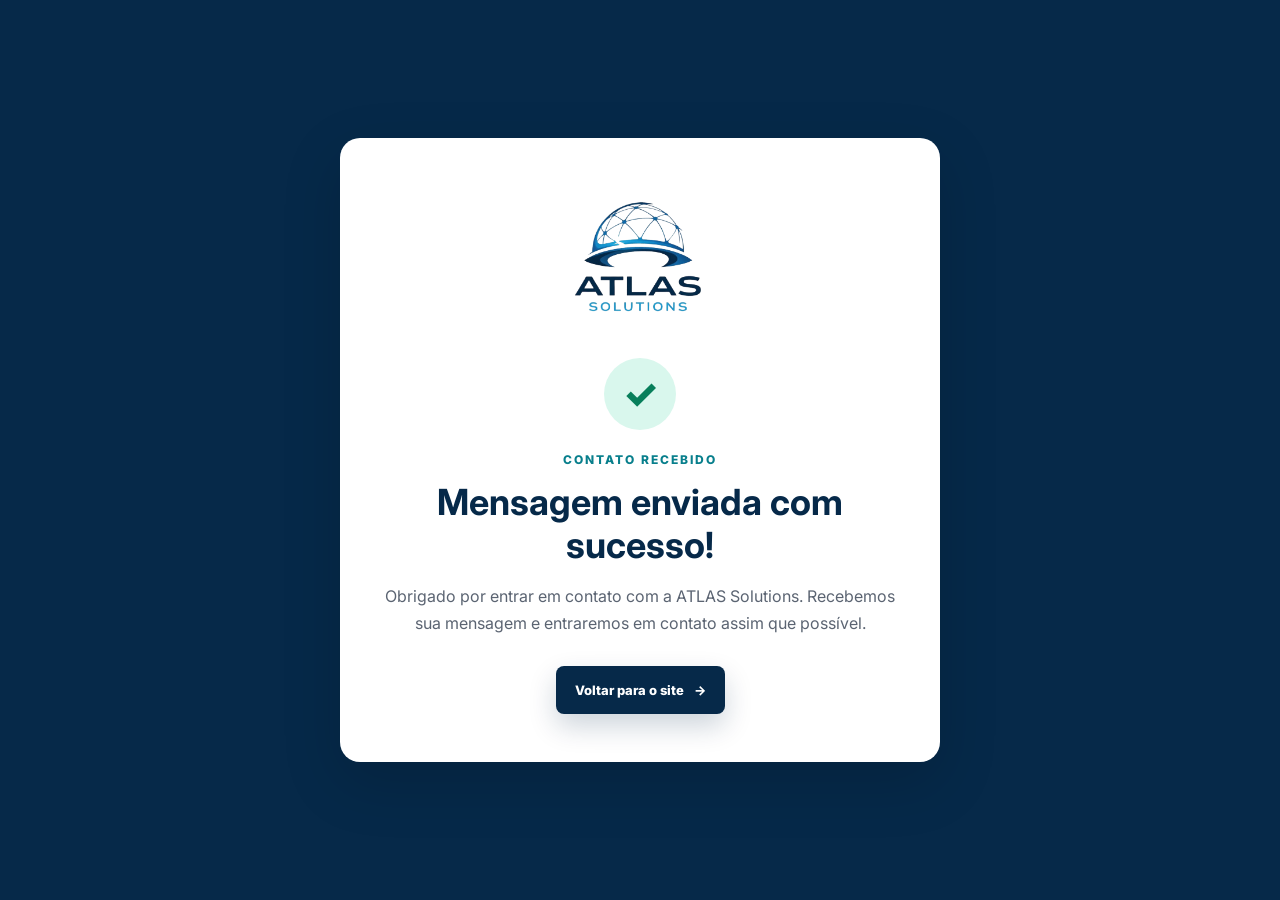
<file: sucesso.html>
<!DOCTYPE html>
<html lang="pt-BR">
<head>
  <meta charset="UTF-8">
  <meta name="viewport" content="width=device-width, initial-scale=1.0">
  <meta name="description" content="Mensagem enviada com sucesso para a ATLAS Solutions.">
  <title>Mensagem enviada | ATLAS Solutions</title>

  <link rel="preconnect" href="https://fonts.googleapis.com">
  <link rel="preconnect" href="https://fonts.gstatic.com" crossorigin>
  <link href="https://fonts.googleapis.com/css2?family=Inter:wght@400;500;600;700;800&display=swap" rel="stylesheet">

  <link rel="stylesheet" href="style.css">
</head>
<body>

  <main class="sucesso-container">
    <div class="sucesso-card">

      <img
        src="assets/logo.png"
        alt="ATLAS Solutions"
        class="sucesso-logo"
      >

      <div class="sucesso-icone" aria-hidden="true">✓</div>

      <span class="sucesso-etiqueta">CONTATO RECEBIDO</span>

      <h1>Mensagem enviada com sucesso!</h1>

      <p>
        Obrigado por entrar em contato com a ATLAS Solutions.
        Recebemos sua mensagem e entraremos em contato assim que possível.
      </p>

      <a href="index.html" class="btn btn-primary">
        Voltar para o site <span>→</span>
      </a>

    </div>
  </main>

</body>
</html>
</file>
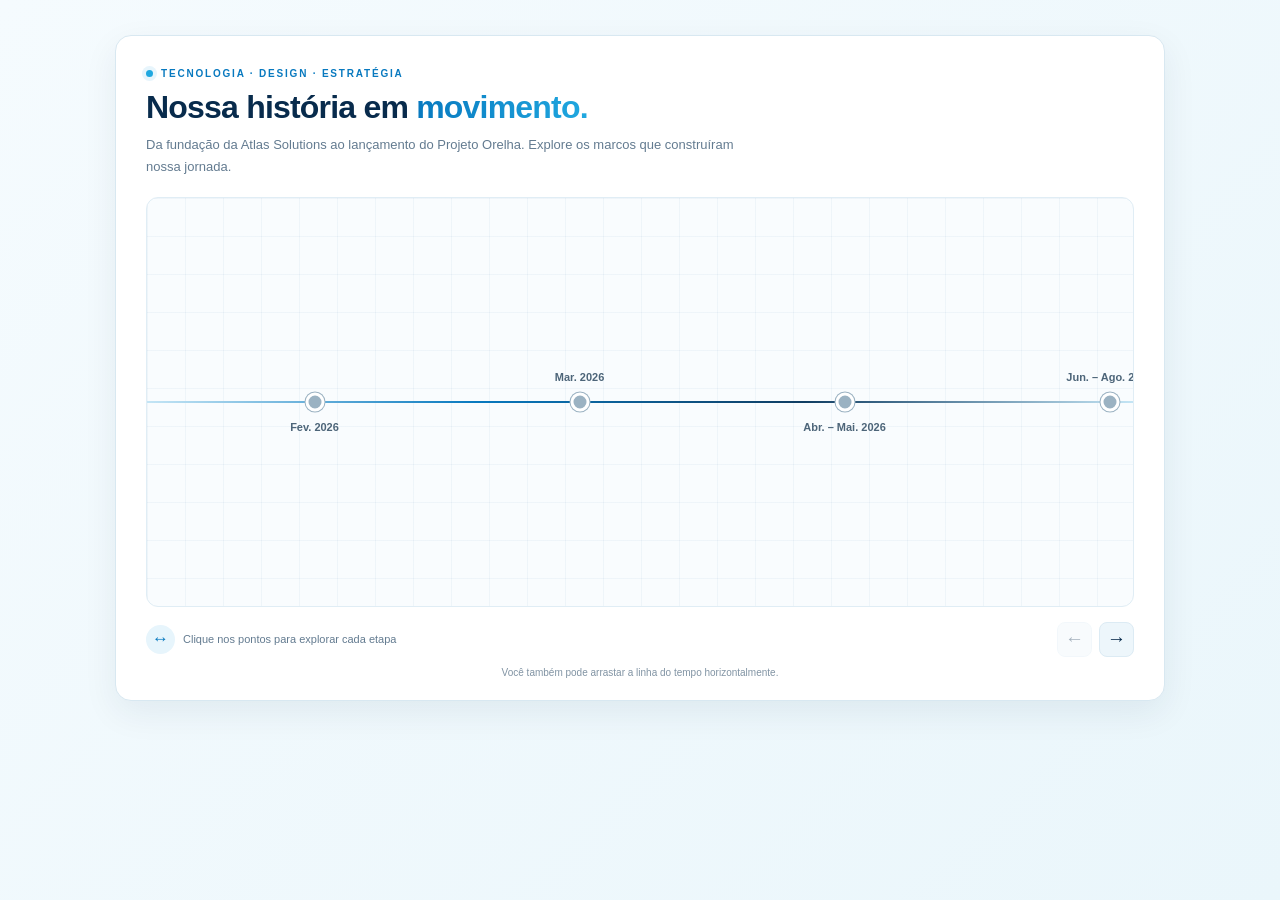
<file: timeline.html>
<!DOCTYPE html>
<html lang="pt-BR">
<head>
    <meta charset="UTF-8">
    <meta name="viewport" content="width=device-width, initial-scale=1.0">
    <meta name="theme-color" content="#082b4c">
    <title>Nossa Jornada | Atlas Solutions</title>

    <style>
        :root {
            --navy: #082b4c;
            --navy-light: #103d62;
            --blue: #0879bf;
            --blue-bright: #20a8e0;
            --blue-soft: #e7f5fc;
            --blue-line: #b7dff2;
            --white: #ffffff;
            --text: #173650;
            --muted: #637b90;
            --border: #d8e8f1;
            --background: #f1f8fc;
        }

        * {
            box-sizing: border-box;
            margin: 0;
            padding: 0;
        }

        body {
            min-height: 100vh;
            padding: 35px 20px;
            font-family: Arial, Helvetica, sans-serif;
            color: var(--text);
            background: linear-gradient(135deg, #f5fbfe, #eaf6fb);
        }

        button { font: inherit; }

        .timeline-section {
            width: 100%;
            max-width: 1050px;
            margin: 0 auto;
            padding: 27px 30px 22px;
            background: var(--white);
            border: 1px solid var(--border);
            border-radius: 16px;
            box-shadow: 0 12px 35px rgba(8, 43, 76, 0.07);
        }

        .timeline-header { margin-bottom: 18px; }

        .timeline-label {
            display: inline-flex;
            align-items: center;
            gap: 8px;
            margin-bottom: 9px;
            color: var(--blue);
            font-size: 10px;
            font-weight: 800;
            letter-spacing: 1.8px;
        }

        .timeline-label::before {
            content: "";
            width: 7px;
            height: 7px;
            border-radius: 50%;
            background: var(--blue-bright);
            box-shadow: 0 0 0 4px var(--blue-soft);
        }

        .timeline-header h1 {
            margin-bottom: 8px;
            color: var(--navy);
            font-size: clamp(24px, 3vw, 32px);
            letter-spacing: -0.8px;
            line-height: 1.2;
        }

        .timeline-header h1 span {
            color: var(--blue);
            background: linear-gradient(90deg, var(--blue), var(--blue-bright));
            -webkit-background-clip: text;
            background-clip: text;
            -webkit-text-fill-color: transparent;
        }

        .timeline-header p {
            max-width: 600px;
            color: var(--muted);
            font-size: 13px;
            line-height: 1.7;
        }

        .timeline-container {
            position: relative;
            width: 100%;
            height: 410px;
            overflow-x: auto;
            overflow-y: hidden;
            border: 1px solid #e0edf5;
            border-radius: 12px;
            background-color: #f9fcfe;
            background-image:
                linear-gradient(rgba(8, 91, 148, 0.045) 1px, transparent 1px),
                linear-gradient(90deg, rgba(8, 91, 148, 0.045) 1px, transparent 1px);
            background-size: 38px 38px;
            scrollbar-width: thin;
            scrollbar-color: var(--blue) #e7f0f6;
            cursor: grab;
            overscroll-behavior-x: contain;
            scroll-behavior: smooth;
        }

        .timeline-container:active { cursor: grabbing; }

        .timeline-container::-webkit-scrollbar { height: 7px; }
        .timeline-container::-webkit-scrollbar-track { background: #e7f0f6; }
        .timeline-container::-webkit-scrollbar-thumb {
            background: var(--blue);
            border-radius: 10px;
        }

        .timeline-track {
            position: relative;
            display: flex;
            align-items: stretch;
            width: max-content;
            min-width: 100%;
            height: 100%;
            padding: 0 35px;
        }

        .timeline-track::before {
            content: "";
            position: absolute;
            top: 50%;
            left: 0;
            right: 0;
            height: 2px;
            background: linear-gradient(90deg, #c4e5f5, var(--blue), var(--navy-light), #c4e5f5);
            transform: translateY(-50%);
        }

        .timeline-item {
            position: relative;
            flex: 0 0 265px;
            height: 100%;
        }

        /* Cartões ficam dentro do quadro, tanto acima quanto abaixo da linha. */
        .timeline-card {
            position: absolute;
            z-index: 3;
            left: 9px;
            right: 9px;

            /* A altura é limitada pelo espaço disponível em cada metade. */
            height: 260px;
            max-height: calc(50% - 38px);
            min-height: 0;

            padding: 14px;
            display: flex;
            flex-direction: column;
            overflow: hidden;

            color: var(--text);
            background: var(--white);
            border: 1px solid var(--border);
            border-top: 3px solid var(--blue);
            border-radius: 12px;
            box-shadow: 0 10px 28px rgba(8, 43, 76, 0.12);

            opacity: 0;
            visibility: hidden;
            pointer-events: none;

            transition: opacity 0.2s ease, visibility 0.2s ease, box-shadow 0.2s ease;
        }

        .timeline-item:nth-child(odd) .timeline-card {
            bottom: calc(50% + 30px);
        }

        .timeline-item:nth-child(even) .timeline-card {
            top: calc(50% + 30px);
        }

        .timeline-item.active .timeline-card {
            opacity: 1;
            visibility: visible;
            pointer-events: auto;
        }

        .timeline-number {
            display: block;
            flex-shrink: 0;
            margin-bottom: 6px;
            color: var(--blue);
            font-size: 9px;
            font-weight: 800;
            letter-spacing: 1.3px;
        }

        .timeline-card h2 {
            flex-shrink: 0;
            margin-bottom: 5px;
            color: var(--navy);
            font-size: 14px;
            line-height: 1.3;
        }

        .timeline-card time {
            flex-shrink: 0;
            margin-bottom: 8px;
            color: var(--muted);
            font-size: 10px;
            font-weight: 700;
        }

        /* O texto pode ser rolado dentro do cartão, sem aumentar ou cortar o quadro. */
        .timeline-content {
            min-height: 0;
            flex: 1 1 auto;
            overflow-y: auto;
            overflow-x: hidden;
            padding: 10px;
            background: #f0f8fc;
            border: 1px solid #e1eff7;
            border-radius: 8px;
            color: var(--text);
            font-size: 11px;
            line-height: 1.55;
            overflow-wrap: anywhere;
            scrollbar-width: thin;
            scrollbar-color: var(--blue-line) transparent;
        }

        .timeline-content h3 {
            margin-bottom: 4px;
            color: var(--navy);
            font-size: 11px;
            line-height: 1.5;
        }

        .timeline-content p { margin-bottom: 10px; }
        .timeline-content p:last-child { margin-bottom: 0; }
        .timeline-content ul { margin: 0 0 10px; padding-left: 16px; }
        .timeline-content li { margin-bottom: 5px; }
        .timeline-content strong { color: var(--navy); }

        .timeline-dot {
            position: absolute;
            z-index: 4;
            top: 50%;
            left: 50%;
            display: grid;
            place-items: center;
            width: 19px;
            height: 19px;
            padding: 0;
            border: 3px solid var(--white);
            border-radius: 50%;
            background: #9bb2c2;
            box-shadow: 0 0 0 1px #9bb2c2;
            transform: translate(-50%, -50%);
            cursor: pointer;
            transition: background 0.2s ease, box-shadow 0.2s ease, transform 0.2s ease;
        }

        .timeline-dot:hover,
        .timeline-item.active .timeline-dot {
            background: var(--blue);
            box-shadow: 0 0 0 4px #d7effb;
            transform: translate(-50%, -50%) scale(1.12);
        }

        .timeline-dot:focus-visible {
            outline: 3px solid var(--navy);
            outline-offset: 5px;
        }

        .timeline-date {
            position: absolute;
            left: 50%;
            width: 220px;
            color: #4d6579;
            font-size: 11px;
            font-weight: 700;
            text-align: center;
            transform: translateX(-50%);
        }

        .timeline-item:nth-child(odd) .timeline-date {
            top: calc(50% + 19px);
        }

        .timeline-item:nth-child(even) .timeline-date {
            bottom: calc(50% + 19px);
        }

        .timeline-item.active .timeline-date { color: var(--blue); }

        .timeline-success {
            display: flex;
            align-items: center;
            gap: 8px;
            margin-top: 9px;
            padding: 8px 10px;
            color: var(--navy);
            background: #e8f7ef;
            border: 1px solid #c9ead8;
            border-radius: 8px;
            font-size: 11px;
            font-weight: 700;
        }

        .timeline-success span { color: #168552; font-size: 15px; }

        .timeline-footer {
            display: flex;
            align-items: center;
            justify-content: space-between;
            gap: 12px;
            margin-top: 15px;
        }

        .timeline-hint {
            display: flex;
            align-items: center;
            gap: 8px;
            color: var(--muted);
            font-size: 11px;
            line-height: 1.5;
        }

        .timeline-hint-icon {
            display: grid;
            place-items: center;
            width: 29px;
            height: 29px;
            flex-shrink: 0;
            color: var(--blue);
            background: var(--blue-soft);
            border-radius: 50%;
            font-size: 17px;
        }

        .timeline-controls { display: flex; gap: 7px; }

        .timeline-controls button {
            display: grid;
            place-items: center;
            width: 35px;
            height: 35px;
            color: var(--navy);
            background: #edf6fb;
            border: 1px solid #dcebf4;
            border-radius: 8px;
            font-size: 19px;
            cursor: pointer;
            transition: color 0.2s ease, background 0.2s ease;
        }

        .timeline-controls button:hover:not(:disabled) {
            color: var(--white);
            background: var(--navy);
        }

        .timeline-controls button:disabled {
            opacity: 0.35;
            cursor: not-allowed;
        }

        .timeline-controls button:focus-visible {
            outline: 2px solid var(--blue);
            outline-offset: 3px;
        }

        .timeline-instruction {
            margin-top: 10px;
            color: #8093a3;
            font-size: 10px;
            text-align: center;
        }

        @media (max-width: 600px) {
            body { padding: 18px 10px; }

            .timeline-section {
                padding: 20px 13px 16px;
                border-radius: 13px;
            }

            .timeline-header { margin-bottom: 15px; }
            .timeline-header h1 { font-size: 25px; }
            .timeline-header p { font-size: 12px; }

            .timeline-container { height: 385px; }
            .timeline-track { padding: 0 15px; }
            .timeline-item { flex-basis: 245px; }

            .timeline-card {
                left: 7px;
                right: 7px;
                height: 235px;
                max-height: calc(50% - 34px);
                padding: 10px;
            }

            .timeline-card h2 { font-size: 13px; }
            .timeline-content { padding: 9px; font-size: 10px; }
            .timeline-date { width: 210px; font-size: 10px; }

            .timeline-footer { align-items: flex-start; }
            .timeline-hint { max-width: 180px; }

            .timeline-controls button {
                width: 32px;
                height: 32px;
            }
        }

        @media (prefers-reduced-motion: reduce) {
            *,
            *::before,
            *::after {
                scroll-behavior: auto !important;
                transition: none !important;
            }
        }
    </style>
</head>

<body>
    <main class="timeline-section">
        <header class="timeline-header">
            <div class="timeline-label">TECNOLOGIA · DESIGN · ESTRATÉGIA</div>
            <h1>Nossa história em <span>movimento.</span></h1>
            <p>
                Da fundação da Atlas Solutions ao lançamento do Projeto Orelha.
                Explore os marcos que construíram nossa jornada.
            </p>
        </header>

        <section class="timeline-container" id="timelineContainer"
                 aria-label="Linha do tempo da Atlas Solutions" tabindex="0">
            <div class="timeline-track" id="timelineTrack">

                <article class="timeline-item">
                    <div class="timeline-card">
                        <span class="timeline-number">01 / FUNDAÇÃO</span>
                        <h2>Fundação da Empresa e Formação do Time</h2>
                        <time>Fevereiro de 2026</time>
                        <div class="timeline-content">
                            <h3>Constituição da Atlas Solutions</h3>
                            <p>Fundação da empresa sob a liderança de <strong>Rodrigo Valentim (CEO / Presidente)</strong>, reunindo Ana Luiza Moreira, André Marcos Barbosa, Gabriel Alves, Mayara Florencio, Nicollas Henrique, Rafaella Almeida, Rayssa Andrade e Rodrigo Valentim.</p>
                            <h3>Definição de Visão Estratégica</h3>
                            <p>Alinhamento do escopo de atuação no mercado e escolha da causa social do primeiro grande projeto: um ecossistema digital para apoio e aceleração de ONGs de proteção animal.</p>
                        </div>
                    </div>
                    <button class="timeline-dot" type="button" aria-label="Ver marco: Fundação da Atlas Solutions" aria-expanded="false" title="Ver detalhes"></button>
                    <span class="timeline-date">Fev. 2026</span>
                </article>

                <article class="timeline-item">
                    <div class="timeline-card">
                        <span class="timeline-number">02 / IDENTIDADE</span>
                        <h2>Estruturação Operacional e Branding</h2>
                        <time>Março de 2026</time>
                        <div class="timeline-content">
                            <h3>Divisão de cargos e responsabilidades</h3>
                            <ul>
                                <li><strong>Liderança e gestão:</strong> Rodrigo Valentim.</li>
                                <li><strong>Back-end:</strong> Rodrigo Valentim, André Marcos Barbosa e Ana Luiza Moreira.</li>
                                <li><strong>Front-end (UI/UX):</strong> Gabriel Alves, Rafaella Almeida e Mayara Florencio.</li>
                                <li><strong>Banco de dados:</strong> Nicollas Henrique.</li>
                                <li><strong>Documentação e pesquisa:</strong> Ana Luiza Moreira e Rayssa Andrade.</li>
                            </ul>
                            <h3>Criação da identidade visual</h3>
                            <p>Concepção da marca Atlas Solutions e criação da identidade visual do Projeto Orelha pelas equipes de Front-end e Design.</p>
                        </div>
                    </div>
                    <button class="timeline-dot" type="button" aria-label="Ver marco: Estruturação Operacional" aria-expanded="false" title="Ver detalhes"></button>
                    <span class="timeline-date">Mar. 2026</span>
                </article>

                <article class="timeline-item">
                    <div class="timeline-card">
                        <span class="timeline-number">03 / PLANEJAMENTO</span>
                        <h2>Arquitetura, Pesquisa e Metodologia Ágil</h2>
                        <time>Abril e Maio de 2026</time>
                        <div class="timeline-content">
                            <h3>Implementação do Scrum</h3>
                            <p>Organização do fluxo de trabalho em sprints, com controle de versão e versionamento no GitHub.</p>
                            <h3>Pesquisa de mercado e diagnóstico</h3>
                            <p>Pesquisas quantitativas e qualitativas conduzidas por Ana Luiza e Rayssa com o público geral e instituições parceiras: COSAP, Amigos de São Francisco e Cão Sem Dono.</p>
                            <h3>Modelagem de dados e casos de uso</h3>
                            <p>Estruturação da arquitetura do banco de dados relacional por Nicollas Henrique e definição dos diagramas do sistema.</p>
                        </div>
                    </div>
                    <button class="timeline-dot" type="button" aria-label="Ver marco: Arquitetura e Pesquisa" aria-expanded="false" title="Ver detalhes"></button>
                    <span class="timeline-date">Abr. – Mai. 2026</span>
                </article>

                <article class="timeline-item">
                    <div class="timeline-card">
                        <span class="timeline-number">04 / DESENVOLVIMENTO</span>
                        <h2>Desenvolvimento Técnico do Sistema</h2>
                        <time>Junho a Agosto de 2026</time>
                        <div class="timeline-content">
                            <h3>Back-end e APIs</h3>
                            <p>Implementação das rotas, lógica de negócios e segurança com Node.js e Express por Rodrigo, André e Ana Luiza.</p>
                            <h3>Desenvolvimento do Front-end</h3>
                            <p>Construção da interface responsiva e do catálogo interativo em HTML5, CSS3 e JavaScript por Gabriel, Rafaella e Mayara.</p>
                            <h3>Banco de dados e integração</h3>
                            <p>Integração do MySQL por Nicollas Henrique, permitindo o cadastro de animais, voluntários e doações.</p>
                        </div>
                    </div>
                    <button class="timeline-dot" type="button" aria-label="Ver marco: Desenvolvimento Técnico" aria-expanded="false" title="Ver detalhes"></button>
                    <span class="timeline-date">Jun. – Ago. 2026</span>
                </article>

                <article class="timeline-item">
                    <div class="timeline-card">
                        <span class="timeline-number">05 / LANÇAMENTO</span>
                        <h2>Lançamento do Projeto Orelha</h2>
                        <time>Setembro de 2026</time>
                        <div class="timeline-content">
                            <h3>Testes e refinamento</h3>
                            <p>Revisão completa do código-fonte, testes de usabilidade e finalização do material audiovisual e institucional.</p>
                            <h3>Go-To-Market</h3>
                            <p>Lançamento oficial do <strong>Projeto Orelha</strong> e publicação do site institucional da <strong>Atlas Solutions</strong>, consolidando a entrega com sucesso por toda a equipe.</p>
                            <div class="timeline-success"><span>✓</span> Projeto lançado</div>
                        </div>
                    </div>
                    <button class="timeline-dot" type="button" aria-label="Ver marco: Lançamento do Projeto Orelha" aria-expanded="false" title="Ver detalhes"></button>
                    <span class="timeline-date">Set. 2026</span>
                </article>

            </div>
        </section>

        <div class="timeline-footer">
            <div class="timeline-hint">
                <span class="timeline-hint-icon">↔</span>
                <span>Clique nos pontos para explorar cada etapa</span>
            </div>
            <div class="timeline-controls">
                <button id="timelinePrev" type="button" aria-label="Marco anterior" title="Voltar">←</button>
                <button id="timelineNext" type="button" aria-label="Próximo marco" title="Avançar">→</button>
            </div>
        </div>

        <p class="timeline-instruction">Você também pode arrastar a linha do tempo horizontalmente.</p>
    </main>

    <script>
        const container = document.getElementById("timelineContainer");
        const track = document.getElementById("timelineTrack");
        const items = Array.from(track.querySelectorAll(".timeline-item"));
        const prevButton = document.getElementById("timelinePrev");
        const nextButton = document.getElementById("timelineNext");

        let activeIndex = -1;

        function selectTimelineItem(index) {
            const selectedItem = items[index];
            if (!selectedItem) return;

            const shouldClose = activeIndex === index;

            items.forEach((item) => {
                item.classList.remove("active");
                const dot = item.querySelector(".timeline-dot");
                dot.setAttribute("aria-expanded", "false");
                dot.setAttribute("title", "Ver detalhes");
            });

            if (shouldClose) {
                activeIndex = -1;
                return;
            }

            selectedItem.classList.add("active");

            const selectedDot = selectedItem.querySelector(".timeline-dot");
            selectedDot.setAttribute("aria-expanded", "true");
            selectedDot.setAttribute("title", "Fechar detalhes");
            activeIndex = index;

            const itemLeft = selectedItem.offsetLeft;
            const itemRight = itemLeft + selectedItem.offsetWidth;
            const visibleLeft = container.scrollLeft;
            const visibleRight = visibleLeft + container.clientWidth;

            if (itemLeft < visibleLeft) {
                container.scrollTo({ left: itemLeft - 15, behavior: "smooth" });
            } else if (itemRight > visibleRight) {
                container.scrollTo({
                    left: itemRight - container.clientWidth + 15,
                    behavior: "smooth"
                });
            }
        }

        items.forEach((item, index) => {
            item.querySelector(".timeline-dot").addEventListener("click", () => {
                selectTimelineItem(index);
            });
        });

        function updateControls() {
            prevButton.disabled = container.scrollLeft <= 2;
            nextButton.disabled =
                container.scrollLeft + container.clientWidth >= container.scrollWidth - 2;
        }

        function scrollTimeline(direction) {
            const distance = items[0].getBoundingClientRect().width;
            container.scrollBy({ left: direction * distance, behavior: "smooth" });
        }

        prevButton.addEventListener("click", () => scrollTimeline(-1));
        nextButton.addEventListener("click", () => scrollTimeline(1));
        container.addEventListener("scroll", updateControls);
        window.addEventListener("resize", updateControls);

        let isDragging = false;
        let startX = 0;
        let initialScroll = 0;

        container.addEventListener("mousedown", (event) => {
            if (event.button !== 0 || event.target.closest("button, a")) return;
            isDragging = true;
            startX = event.clientX;
            initialScroll = container.scrollLeft;
        });

        window.addEventListener("mousemove", (event) => {
            if (!isDragging) return;
            const distance = event.clientX - startX;
            if (Math.abs(distance) > 4) {
                container.scrollLeft = initialScroll - distance;
            }
        });

        window.addEventListener("mouseup", () => { isDragging = false; });
        window.addEventListener("blur", () => { isDragging = false; });
        container.addEventListener("mouseleave", () => { isDragging = false; });

        container.addEventListener("keydown", (event) => {
            if (event.key === "ArrowRight") {
                event.preventDefault();
                scrollTimeline(1);
            }
            if (event.key === "ArrowLeft") {
                event.preventDefault();
                scrollTimeline(-1);
            }
            if (event.key === "Escape" && activeIndex !== -1) {
                selectTimelineItem(activeIndex);
            }
        });

        updateControls();
    </script>
</body>
</html>
</file>
<file: style.css>
:root {
  --navy: #062949;
  --navy-2: #0a3a61;
  --blue: #0e70b3;
  --cyan: #25a5d7;
  --cyan-light: #e8f7fc;
  --ink: #09243c;
  --muted: #66798a;
  --line: #dce8ef;
  --white: #fff;
  --bg: #f7fafc;
  --shadow: 0 24px 70px rgba(6, 41, 73, .12);
}

* {
  box-sizing: border-box;
  margin: 0;
  padding: 0
}

html {
  scroll-behavior: smooth
}

body {
  font-family: Inter, system-ui, sans-serif;
  color: var(--ink);
  background: var(--white);
  line-height: 1.6
}

a {
  text-decoration: none;
  color: inherit
}

button,
input,
textarea {
  font: inherit
}

.container {
  width: min(1160px, calc(100% - 48px));
  margin: auto
}

.header {
  height: 82px;
  background: rgba(255, 255, 255, .92);
  backdrop-filter: blur(16px);
  border-bottom: 1px solid rgba(220, 232, 239, .8);
  position: sticky;
  top: 0;
  z-index: 50
}

.nav {
  height: 100%;
  display: flex;
  align-items: center;
  justify-content: space-between;
  gap: 30px
}

.brand img {
  width: 100px;
  display: block
}

.nav-links {
  display: flex;
  gap: 32px;
  align-items: center;
  font-size: 13px;
  font-weight: 600;
  color: #496071
}

.nav-links a {
  transition: .25s
}

.nav-links a:hover,
.nav-links a.active {
  color: var(--blue)
}

.nav-cta {
  background: var(--navy);
  color: white;
  padding: 12px 17px;
  border-radius: 8px;
  font-size: 13px;
  font-weight: 700
}

.nav-cta span {
  color: #51bce2;
  margin-left: 8px
}

.menu-toggle {
  display: none;
  border: 0;
  background: none
}

.hero {
  position: relative;
  overflow: hidden;
  background: linear-gradient(135deg, #f8fcfe 0%, #eef8fc 52%, #fff 100%);
  min-height: 680px
}

.hero-grid {
  position: absolute;
  inset: 0;
  background-image: linear-gradient(rgba(14, 112, 179, .05) 1px, transparent 1px), linear-gradient(90deg, rgba(14, 112, 179, .05) 1px, transparent 1px);
  background-size: 58px 58px;
  mask-image: linear-gradient(to right, black, transparent 75%)
}

.hero-content {
  min-height: 680px;
  display: grid;
  grid-template-columns: 1.03fr .97fr;
  align-items: center;
  gap: 30px;
  position: relative
}

.eyebrow,
.section-number {
  font-size: 11px;
  letter-spacing: .18em;
  text-transform: uppercase;
  font-weight: 800;
  color: var(--blue)
}

.eyebrow {
  display: flex;
  align-items: center;
  gap: 10px;
  margin-bottom: 20px
}

.eyebrow span {
  width: 8px;
  height: 8px;
  border-radius: 50%;
  background: var(--cyan);
  box-shadow: 0 0 0 6px rgba(37, 165, 215, .12)
}

.hero h1 {
  font-size: clamp(44px, 5.5vw, 76px);
  line-height: 1.03;
  letter-spacing: -.055em;
  max-width: 760px
}

.hero h1 em,
.cta h2 em {
  font-style: normal;
  color: var(--blue)
}

.hero-copy>p {
  color: var(--muted);
  max-width: 570px;
  font-size: 17px;
  margin: 26px 0 30px
}

.hero-actions {
  display: flex;
  gap: 12px;
  align-items: center;
  flex-wrap: wrap
}

.btn {
  display: inline-flex;
  align-items: center;
  justify-content: center;
  gap: 15px;
  border-radius: 8px;
  padding: 14px 19px;
  font-size: 13px;
  font-weight: 800;
  transition: .25s;
  cursor: pointer;
  border: 0
}

.btn-primary {
  background: var(--navy);
  color: white;
  box-shadow: 0 12px 28px rgba(6, 41, 73, .2)
}

.btn-primary:hover {
  transform: translateY(-2px);
  background: #083a60
}

.btn-ghost {
  border: 1px solid var(--line);
  background: #fff;
  color: var(--ink)
}

.btn-ghost:hover {
  border-color: #9ecce1
}

.hero-stats {
  display: flex;
  gap: 38px;
  margin-top: 48px
}

.hero-stats div {
  display: flex;
  flex-direction: column
}

.hero-stats strong {
  font-size: 23px;
  letter-spacing: -.03em
}

.hero-stats span {
  font-size: 10px;
  text-transform: uppercase;
  letter-spacing: .11em;
  color: var(--muted);
  font-weight: 700
}

.hero-visual {
  height: 530px;
  position: relative;
  display: flex;
  align-items: center;
  justify-content: center
}

.orbit {
  position: absolute;
  border: 1px solid rgba(14, 112, 179, .15);
  border-radius: 50%;
  transform: rotate(-18deg)
}

.orbit-1 {
  width: 500px;
  height: 280px
}

.orbit-2 {
  width: 400px;
  height: 225px;
  transform: rotate(35deg)
}

.orbit-3 {
  width: 590px;
  height: 330px;
  transform: rotate(70deg)
}

.visual-card {
  position: relative;
  z-index: 2;
  background: rgba(255, 255, 255, .92);
  border: 1px solid #dbeaf1;
  border-radius: 18px;
  box-shadow: var(--shadow)
}

.main-card {
  width: 360px;
  padding: 25px
}

.card-top {
  display: flex;
  justify-content: space-between;
  align-items: center;
  font-size: 10px;
  color: var(--muted)
}

.status {
  display: flex;
  align-items: center;
  gap: 7px
}

.status i {
  width: 7px;
  height: 7px;
  background: #35b67a;
  border-radius: 50%
}

.dots {
  letter-spacing: 2px
}

.atlas-mark {
  font-size: 150px;
  font-weight: 800;
  line-height: 1;
  color: transparent;
  -webkit-text-stroke: 2px rgba(14, 112, 179, .16);
  text-align: center;
  margin: 36px 0 15px
}

.main-card p {
  font-size: 14px;
  color: var(--muted);
  max-width: 260px;
  margin: auto;
  text-align: center
}

.progress {
  height: 4px;
  background: #e9f1f5;
  margin-top: 30px;
  border-radius: 5px;
  overflow: hidden
}

.progress span {
  display: block;
  width: 72%;
  height: 100%;
  background: linear-gradient(90deg, var(--blue), var(--cyan))
}

.floating-card {
  position: absolute;
  z-index: 4;
  background: white;
  border: 1px solid var(--line);
  box-shadow: 0 18px 45px rgba(6, 41, 73, .13);
  padding: 13px 15px;
  border-radius: 11px;
  display: flex;
  gap: 11px;
  align-items: center
}

.floating-card strong {
  display: block;
  font-size: 11px
}

.floating-card small {
  display: block;
  color: var(--muted);
  font-size: 9px;
  margin-top: 2px
}

.card-one {
  right: 8%;
  top: 15%
}

.card-two {
  left: 1%;
  bottom: 18%
}

.mini-icon {
  width: 30px;
  height: 30px;
  border-radius: 8px;
  display: grid;
  place-items: center;
  background: var(--cyan-light);
  color: var(--blue)
}

.trust {
  border-bottom: 1px solid var(--line);
  background: white
}

.trust-inner {
  min-height: 86px;
  display: flex;
  align-items: center;
  justify-content: space-between;
  gap: 30px
}

.trust-inner>span {
  font-size: 11px;
  text-transform: uppercase;
  letter-spacing: .12em;
  color: #8a9aa6
}

.trust-items {
  display: flex;
  gap: 42px;
  color: #8aa0ae;
  font-size: 12px;
  letter-spacing: .1em
}

.section {
  padding: 115px 0
}

.two-col {
  display: grid;
  grid-template-columns: 1fr 1fr;
  gap: 100px
}

.section-intro h2,
.section-heading h2 {
  font-size: clamp(34px, 4.3vw, 56px);
  line-height: 1.08;
  letter-spacing: -.045em;
  margin-top: 18px
}

.about-copy {
  padding-top: 37px
}

.lead {
  font-size: 22px;
  line-height: 1.45;
  margin-bottom: 22px
}

.about-copy>p:not(.lead) {
  color: var(--muted);
  max-width: 530px
}

.text-link {
  display: inline-flex;
  gap: 12px;
  color: var(--blue);
  font-weight: 800;
  font-size: 13px;
  margin-top: 28px
}

.values-grid {
  display: grid;
  grid-template-columns: repeat(4, 1fr);
  gap: 1px;
  background: var(--line);
  margin-top: 85px;
  border: 1px solid var(--line)
}

.value-card {
  background: white;
  padding: 30px 24px;
  min-height: 190px
}

.value-card>span {
  color: var(--cyan);
  font-size: 11px;
  font-weight: 800
}

.value-card h3 {
  font-size: 18px;
  margin: 20px 0 8px
}

.value-card p {
  color: var(--muted);
  font-size: 13px
}

.services {
  background: var(--bg)
}

.section-heading {
  max-width: 850px
}

.section-heading>p {
  color: var(--muted);
  max-width: 600px;
  margin-top: 18px
}

.services-grid {
  display: grid;
  grid-template-columns: repeat(2, 1fr);
  gap: 14px;
  margin-top: 60px
}

.service-card {
  background: white;
  border: 1px solid var(--line);
  padding: 34px;
  border-radius: 12px;
  min-height: 320px;
  transition: .3s
}

.service-card:hover {
  transform: translateY(-5px);
  box-shadow: var(--shadow)
}

.service-card.featured {
  background: var(--navy);
  color: white;
  border-color: var(--navy)
}

.service-icon {
  font-size: 28px;
  color: var(--cyan);
  margin-bottom: 30px
}

.service-card>span {
  font-size: 10px;
  letter-spacing: .15em;
  color: #7c94a5;
  font-weight: 800
}

.featured>span {
  color: #65c8eb
}

.service-card h3 {
  font-size: 24px;
  margin: 8px 0 10px;
  letter-spacing: -.02em
}

.service-card p {
  color: var(--muted);
  font-size: 13px;
  max-width: 440px
}

.featured p {
  color: #bdd1dd
}

.service-card ul {
  list-style: none;
  margin-top: 23px;
  display: flex;
  gap: 10px;
  flex-wrap: wrap
}

.service-card li {
  font-size: 10px;
  border: 1px solid var(--line);
  border-radius: 30px;
  padding: 7px 10px;
  color: #607786
}

.featured li {
  border-color: #24516f;
  color: #b6d5e4
}

.projects {
  background: white
}

.project-heading {
  display: grid;
  grid-template-columns: 1.2fr .8fr;
  gap: 80px;
  align-items: end;
  max-width: none
}

.project-heading p {
  color: var(--muted);
  font-size: 14px
}

.project-grid {
  display: grid;
  grid-template-columns: 1.2fr .8fr;
  gap: 28px;
  margin-top: 55px
}

.project {
  min-width: 0
}

.project-large {
  grid-row: span 2
}

.project-visual {
  border-radius: 13px;
  overflow: hidden;
  position: relative
}

.adoption {
  height: 460px;
  background: linear-gradient(145deg, #082d4b, #0c5d88);
  display: grid;
  place-items: center
}

.browser {
  width: 72%;
  background: white;
  border-radius: 9px;
  box-shadow: 0 30px 60px rgba(0, 0, 0, .2);
  overflow: hidden
}

.browser-bar {
  height: 27px;
  background: #edf3f6;
  display: flex;
  gap: 5px;
  align-items: center;
  padding-left: 11px
}

.browser-bar i {
  width: 5px;
  height: 5px;
  background: #b4c2c9;
  border-radius: 50%
}

.browser-body {
  padding: 45px 35px 55px;
  background: linear-gradient(145deg, #f8fdff, #dff5fc);
  min-height: 270px
}

.browser-body span {
  font-size: 8px;
  letter-spacing: .2em;
  color: var(--blue);
  font-weight: 800
}

.browser-body strong {
  display: block;
  font-size: 30px;
  line-height: 1.05;
  margin: 15px 0
}

.browser-body small {
  font-size: 9px;
  color: #69808e
}

.dashboard {
  height: 300px;
  background: #eaf5fa;
  padding: 40px;
  display: grid;
  place-items: center
}

.dash-box {
  background: white;
  border-radius: 12px;
  width: 85%;
  height: 75%;
  padding: 20px;
  box-shadow: 0 20px 50px rgba(6, 41, 73, .1)
}

.dash-box span {
  font-size: 8px;
  color: #8396a1;
  letter-spacing: .15em
}

.dash-box b {
  display: block;
  font-size: 26px;
  margin: 12px 0;
  color: var(--blue)
}

.dash-box i {
  display: block;
  height: 8px;
  background: #d9eef6;
  margin: 7px 0;
  border-radius: 5px
}

.dash-box i:nth-of-type(1) {
  width: 85%
}

.dash-box i:nth-of-type(2) {
  width: 65%
}

.dash-box i:nth-of-type(3) {
  width: 74%
}

.mobile {
  height: 300px;
  background: linear-gradient(145deg, #062949, #1495ca);
  display: grid;
  place-items: center
}

.phone {
  width: 130px;
  height: 230px;
  background: #071d2d;
  border: 5px solid #163d57;
  border-radius: 23px;
  box-shadow: 0 25px 45px rgba(0, 0, 0, .25);
  overflow: hidden
}

.phone-notch {
  height: 14px;
  width: 55px;
  background: #163d57;
  border-radius: 0 0 10px 10px;
  margin: auto
}

.phone-content {
  padding: 25px 14px;
  color: white
}

.phone-content span {
  font-size: 7px;
  letter-spacing: .2em;
  color: #65c8eb
}

.phone-content b {
  display: block;
  font-size: 15px;
  line-height: 1.15;
  margin-top: 25px
}

.phone-content i {
  display: block;
  height: 7px;
  background: #1e4e6a;
  border-radius: 4px;
  margin-top: 17px
}

.phone-content i:last-child {
  width: 70%
}

.project-info {
  display: flex;
  justify-content: space-between;
  align-items: center;
  padding: 18px 3px
}

.project-info span:first-child {
  font-size: 9px;
  color: #8396a1;
  letter-spacing: .12em;
  font-weight: 800
}

.project-info h3 {
  font-size: 18px;
  margin-top: 3px
}

.round-arrow {
  width: 35px;
  height: 35px;
  border: 1px solid var(--line);
  display: grid;
  place-items: center;
  border-radius: 50%;
  color: var(--blue)
}

.cta-section {
  background: var(--navy);
  color: white;
  padding: 105px 0
}

.cta {
  display: grid;
  grid-template-columns: 1fr 1fr;
  gap: 100px
}

.cta .section-number {
  color: #60c3e8
}

.cta h2 {
  font-size: clamp(40px, 5vw, 65px);
  line-height: 1.03;
  letter-spacing: -.05em;
  margin-top: 20px
}

.cta-copy>p {
  color: #abc0cd;
  max-width: 480px;
  margin-top: 25px
}

.contact-form {
  background: white;
  color: var(--ink);
  border-radius: 13px;
  padding: 34px
}

.contact-form label {
  display: block;
  font-size: 10px;
  text-transform: uppercase;
  letter-spacing: .12em;
  font-weight: 800;
  color: #667b89;
  margin-bottom: 18px
}

.contact-form input,
.contact-form textarea {
  display: block;
  width: 100%;
  border: 0;
  border-bottom: 1px solid var(--line);
  padding: 10px 0;
  font-size: 14px;
  outline: none;
  color: var(--ink);
  resize: vertical;
  background: transparent
}

.contact-form input:focus,
.contact-form textarea:focus {
  border-color: var(--cyan)
}

.contact-form input::placeholder,
.contact-form textarea::placeholder {
  color: #a3b1ba
}

.btn-light {
  background: var(--blue);
  color: white;
  width: 100%;
  margin-top: 4px
}

.form-note {
  font-size: 11px;
  margin-top: 12px;
  color: var(--blue);
  min-height: 18px
}

.footer {
  background: #041d32;
  color: #9bb1bf;
  padding-top: 55px
}

.footer-top {
  display: flex;
  justify-content: space-between;
  gap: 50px;
  padding-bottom: 50px
}

.footer-logo {
  width: 150px;
  filter: brightness(0) invert(1);
  opacity: .95
}

.footer-top p {
  font-size: 12px;
  margin-top: 18px;
  line-height: 1.7
}

.footer-links {
  display: flex;
  gap: 85px
}

.footer-links div {
  display: flex;
  flex-direction: column;
  gap: 8px
}

.footer-links strong {
  font-size: 10px;
  text-transform: uppercase;
  letter-spacing: .14em;
  color: white;
  margin-bottom: 8px
}

.footer-links a {
  font-size: 12px
}

.footer-links a:hover {
  color: white
}

.footer-bottom {
  border-top: 1px solid #16364d;
  padding: 20px 0;
  display: flex;
  justify-content: space-between;
  font-size: 10px
}

.footer-bottom a {
  color: #65c8eb
}

.reveal {
  opacity: 0;
  transform: translateY(20px);
  transition: opacity .7s ease, transform .7s ease
}

.reveal.visible {
  opacity: 1;
  transform: none
}

@media(max-width:900px) {

  .nav-links,
  .nav-cta {
    display: none
  }

  .menu-toggle {
    display: flex;
    flex-direction: column;
    gap: 5px
  }

  .menu-toggle span {
    width: 24px;
    height: 2px;
    background: var(--navy)
  }

  .nav-links.open {
    display: flex;
    position: absolute;
    top: 81px;
    left: 0;
    right: 0;
    background: white;
    padding: 20px 24px;
    flex-direction: column;
    align-items: flex-start;
    border-bottom: 1px solid var(--line)
  }

  .hero-content {
    grid-template-columns: 1fr;
    padding: 75px 0
  }

  .hero-visual {
    height: 430px
  }

  .hero {
    min-height: auto
  }

  .hero-content {
    min-height: auto
  }

  .two-col,
  .cta {
    grid-template-columns: 1fr;
    gap: 30px
  }

  .values-grid {
    grid-template-columns: repeat(2, 1fr)
  }

  .project-heading {
    grid-template-columns: 1fr;
    gap: 20px
  }

  .project-grid {
    grid-template-columns: 1fr
  }

  .project-large {
    grid-row: auto
  }

  .services-grid {
    grid-template-columns: 1fr
  }

  .cta {
    gap: 50px
  }

  .trust-items {
    gap: 15px;
    flex-wrap: wrap;
    justify-content: flex-end
  }
}

@media(max-width:560px) {
  .container {
    width: min(100% - 32px, 1160px)
  }

  .header {
    height: 100px
  }

  .nav-links.open {
    top: 71px
  }

  .brand img {
    width: 125px
  }

  .hero h1 {
    font-size: 45px
  }

  .hero-copy>p {
    font-size: 15px
  }

  .hero-stats {
    gap: 20px;
    margin-top: 35px
  }

  .hero-visual {
    height: 350px
  }

  .main-card {
    width: 285px
  }

  .atlas-mark {
    font-size: 110px;
    margin: 25px 0 10px
  }

  .card-one {
    right: 0;
    top: 7%
  }

  .card-two {
    left: 0;
    bottom: 7%
  }

  .orbit-1 {
    width: 350px
  }

  .orbit-2 {
    width: 300px
  }

  .orbit-3 {
    width: 400px
  }

  .trust-inner {
    display: block;
    padding: 22px 0
  }

  .trust-items {
    justify-content: flex-start;
    margin-top: 13px
  }

  .section {
    padding: 80px 0
  }

  .values-grid {
    grid-template-columns: 1fr
  }

  .footer-top,
  .footer-bottom {
    display: block
  }

  .footer-links {
    gap: 45px;
    margin-top: 35px
  }

  .footer-bottom span {
    display: block;
    margin-bottom: 10px
  }

  .adoption {
    height: 340px
  }

  .dashboard,
  .mobile {
    height: 250px
  }
}


/* ============================================================
   DESTAQUE DO PRODUTO ORELHA
   A paleta creme, vinho e marrom vem do portal de adoção.
   Tipografia mais acolhedora dentro de um bloco que mantém
   espaçamentos, alinhamento e acabamento visual da ATLAS.
   ============================================================ */
.secao-orelha {
  --orelha-vinho: #821315;
  --orelha-vinho-escuro: #650d10;
  --orelha-creme: #fff4e8;
  --orelha-pessego: #f5e2d4;
  --orelha-texto: #392b29;
  --orelha-suave: #866e66;
  position: relative;
  overflow: hidden;
  padding: 112px 0;
  background: linear-gradient(135deg, #fffaf4 0%, #fff3e7 55%, #fff 100%);
  border-top: 1px solid #f2e3d8;
  border-bottom: 1px solid #f2e3d8
}

.secao-orelha:before {
  content: "";
  position: absolute;
  width: 460px;
  height: 460px;
  border-radius: 50%;
  right: -170px;
  top: -230px;
  background: rgba(130, 19, 21, .045);
  pointer-events: none
}

.orelha-conteudo {
  position: relative;
  display: grid;
  grid-template-columns: .92fr 1.08fr;
  align-items: center;
  gap: 70px
}

.orelha-etiqueta {
  display: inline-flex;
  align-items: center;
  gap: 9px;
  font-size: 10px;
  letter-spacing: .15em;
  font-weight: 800;
  color: var(--orelha-vinho)
}

.orelha-ponto {
  width: 8px;
  height: 8px;
  border-radius: 50%;
  background: #b94543;
  box-shadow: 0 0 0 5px rgba(185, 69, 67, .1)
}

.orelha-texto h2 {
  font-family: 'Nunito', Inter, sans-serif;
  font-size: clamp(37px, 4.3vw, 55px);
  font-weight: 900;
  line-height: 1.08;
  letter-spacing: -.045em;
  color: var(--orelha-texto);
  margin-top: 20px
}

.orelha-texto h2 em {
  font-style: normal;
  color: var(--orelha-vinho)
}

.orelha-descricao {
  color: #745f58;
  font-size: 14px;
  line-height: 1.9;
  max-width: 500px;
  margin-top: 21px
}

.orelha-destaques {
  display: grid;
  gap: 17px;
  margin: 30px 0 28px
}

.orelha-destaques>div {
  display: flex;
  gap: 13px;
  align-items: flex-start
}

.orelha-icone {
  flex: 0 0 36px;
  width: 36px;
  height: 36px;
  display: grid;
  place-items: center;
  border-radius: 11px;
  background: #f4dfd2;
  color: var(--orelha-vinho);
  font-size: 21px;
  font-family: 'Lora', serif
}

.orelha-destaques p {
  padding-top: 1px
}

.orelha-destaques strong {
  display: block;
  font-size: 12px;
  color: #402b28
}

.orelha-destaques small {
  display: block;
  color: var(--orelha-suave);
  font-size: 11px;
  line-height: 1.6;
  margin-top: 3px;
  max-width: 340px
}

.botao-orelha {
  display: inline-flex;
  align-items: center;
  gap: 24px;
  background: var(--orelha-vinho);
  color: #fffaf4;
  padding: 14px 18px;
  border-radius: 8px;
  font-size: 12px;
  font-weight: 800;
  box-shadow: 0 12px 25px rgba(130, 19, 21, .16);
  transition: transform .25s, background .25s, box-shadow .25s
}

.botao-orelha span {
  font-size: 17px;
  color: #f5d8c7
}

.botao-orelha:hover {
  background: var(--orelha-vinho-escuro);
  transform: translateY(-2px);
  box-shadow: 0 16px 30px rgba(130, 19, 21, .23)
}

.orelha-nota {
  font-size: 10px;
  color: #9a8178;
  margin-top: 14px
}

.orelha-moldura {
  position: relative;
  display: block;
  overflow: hidden;
  padding: 19px 19px 15px;
  border: 1px solid #f0d9c9;
  border-radius: 19px;
  background: #fffdf9;
  box-shadow: 0 28px 70px rgba(99, 31, 28, .13);
  transform: rotate(.6deg);
  transition: transform .35s, box-shadow .35s
}

.orelha-moldura:hover {
  transform: rotate(0) translateY(-4px);
  box-shadow: 0 34px 78px rgba(99, 31, 28, .19)
}

.orelha-cabecalho {
  height: 44px;
  display: flex;
  align-items: center;
  justify-content: space-between;
  border-bottom: 1px solid #f4e8df;
  padding: 0 3px 12px
}

.orelha-marca {
  display: flex;
  align-items: center;
  font-family: 'Lora', Georgia, serif;
  font-size: 27px;
  line-height: 1;
  color: #171211;
  letter-spacing: -.07em
}

.orelha-simbolo {
  display: inline-grid;
  place-items: center;
  width: 29px;
  height: 29px;
  border: 1.5px solid #171211;
  border-radius: 50%;
  font-size: 23px;
  font-weight: 600;
  margin-right: 3px
}

.orelha-mini-botao {
  background: #b33d3e;
  color: white;
  padding: 6px 10px;
  border-radius: 20px;
  font-family: 'Nunito', sans-serif;
  font-size: 9px;
  font-weight: 800
}

.orelha-preview-texto {
  padding: 19px 8px 14px
}

.orelha-preview-texto span {
  display: block;
  color: var(--orelha-vinho);
  font-family: 'Nunito', sans-serif;
  font-size: 19px;
  font-weight: 900
}

.orelha-preview-texto small {
  display: block;
  color: #77645c;
  font-size: 9px;
  margin-top: 2px
}

.orelha-carrossel {
  position: relative;
  z-index: 1
}

.orelha-slides {
  position: relative;
  overflow: hidden;
  border-radius: 9px
}

.orelha-slide {
  display: none;
  animation: orelhaEntrada .35s ease
}

.orelha-slide.ativa {
  display: block
}

.orelha-imagem {
  display: block;
  width: 100%;
  object-fit: contain;
  object-position: center;
  background: #fffaf4;
  border-radius: 9px;
  border: 1px solid #f1e3d9;
  box-shadow: 0 9px 20px rgba(79, 31, 28, .08)
}

@keyframes orelhaEntrada {
  from {
    opacity: .55;
    transform: translateX(5px)
  }

  to {
    opacity: 1;
    transform: translateX(0)
  }
}

.orelha-controles {
  display: flex;
  align-items: center;
  justify-content: center;
  gap: 13px;
  padding: 12px 0 0
}

.orelha-seta {
  display: grid;
  place-items: center;
  width: 29px;
  height: 29px;
  border: 1px solid #e8c9b9;
  border-radius: 50%;
  background: #fff5eb;
  color: var(--orelha-vinho);
  font-size: 23px;
  line-height: 1;
  cursor: pointer;
  transition: background .2s, color .2s
}

.orelha-seta:hover {
  background: var(--orelha-vinho);
  color: #fff
}

.orelha-indicadores {
  display: flex;
  align-items: center;
  justify-content: center;
  gap: 7px
}

.orelha-indicador {
  width: 7px;
  height: 7px;
  padding: 0;
  border: 0;
  border-radius: 50%;
  background: #e5cfc2;
  cursor: pointer;
  transition: width .2s, background .2s
}

.orelha-indicador.ativa {
  width: 19px;
  border-radius: 5px;
  background: var(--orelha-vinho)
}

.orelha-seta:focus-visible,
.orelha-indicador:focus-visible {
  outline: 2px solid var(--orelha-vinho);
  outline-offset: 3px
}

.orelha-rodape-preview {
  display: flex;
  justify-content: space-between;
  align-items: center;
  gap: 15px;
  padding: 15px 5px 0;
  color: #846f67;
  font-size: 10px
}

.orelha-rodape-preview span {
  display: flex;
  align-items: center;
  gap: 7px
}

.orelha-rodape-preview i {
  width: 7px;
  height: 7px;
  background: #6a9a69;
  border-radius: 50%
}

.orelha-rodape-preview a {
  color: var(--orelha-vinho);
  font-size: 10px;
  font-weight: 800;
  text-decoration: none
}

.orelha-rodape-preview a:hover {
  text-decoration: underline
}

.orelha-pata {
  position: absolute;
  color: #f3e7dc;
  font-size: 45px;
  line-height: 1;
  pointer-events: none
}

.pata-um {
  right: 25px;
  top: 105px;
  transform: rotate(20deg)
}

.pata-dois {
  left: 20px;
  bottom: 70px;
  transform: rotate(-20deg)
}

.browser-orelha {
  background: linear-gradient(145deg, #fff8ef, #f5e2d4)
}

.browser-orelha span {
  color: #821315
}

.browser-orelha strong {
  font-family: 'Nunito', sans-serif;
  color: #4a2926
}

.browser-orelha small {
  color: #866e66
}

@media(max-width:900px) {
  .orelha-conteudo {
    grid-template-columns: 1fr;
    gap: 45px
  }

  .orelha-texto {
    max-width: 680px
  }

  .orelha-moldura {
    max-width: 700px;
    width: 100%;
    margin: auto
  }

  .secao-orelha {
    padding: 85px 0
  }
}

@media(max-width:560px) {
  .secao-orelha {
    padding: 70px 0
  }

  .orelha-conteudo {
    gap: 32px
  }

  .orelha-texto h2 {
    font-size: 39px
  }

  .orelha-moldura {
    padding: 12px;
    border-radius: 14px
  }

  .orelha-preview-texto {
    padding: 15px 5px 12px
  }

  .orelha-preview-texto span {
    font-size: 16px
  }

  .orelha-imagem {
    height: 190px
  }

  .orelha-pata {
    font-size: 30px
  }

  .orelha-rodape-preview {
    font-size: 9px
  }
}


/* ========================================
   PÁGINA DE SUCESSO DO FORMULÁRIO
======================================== */

.sucesso-container {
  min-height: 100vh;
  display: flex;
  align-items: center;
  justify-content: center;
  padding: 24px;
  background: var(--navy, #101d35);
}

.sucesso-card {
  width: 100%;
  max-width: 600px;
  padding: 48px 32px;
  text-align: center;
  background: #ffffff;
  border-radius: 20px;
  box-shadow: 0 20px 60px rgba(0, 0, 0, 0.15);
}

.sucesso-logo {
  display: block;
  width: 150px;
  max-width: 100%;
  height: auto;
  margin: 0 auto 32px;
}

.sucesso-icone {
  width: 72px;
  height: 72px;
  margin: 0 auto 20px;
  display: flex;
  align-items: center;
  justify-content: center;
  border-radius: 50%;
  background: #d9f7ed;
  color: #087f5b;
  font-size: 40px;
  font-weight: 800;
}

.sucesso-etiqueta {
  display: block;
  margin-bottom: 12px;
  color: #087f8c;
  font-size: 12px;
  font-weight: 800;
  letter-spacing: 2px;
}

.sucesso-card h1 {
  margin: 0 0 16px;
  color: var(--navy, #101d35);
  font-family: 'Inter', sans-serif;
  font-size: clamp(26px, 5vw, 36px);
  line-height: 1.2;
}

.sucesso-card p {
  margin: 0 0 28px;
  color: #5b6472;
  font-size: 16px;
  line-height: 1.7;
}

.sucesso-card .btn {
  display: inline-flex;
  align-items: center;
  justify-content: center;
  gap: 10px;
  text-decoration: none;
}

@media (max-width: 480px) {
  .sucesso-card {
    padding: 36px 22px;
  }
}
</file>
<file: atlas-solutions-atualizado/style.css>
:root {
  --navy: #062949;
  --navy-2: #0a3a61;
  --blue: #0e70b3;
  --cyan: #25a5d7;
  --cyan-light: #e8f7fc;
  --ink: #09243c;
  --muted: #66798a;
  --line: #dce8ef;
  --white: #fff;
  --bg: #f7fafc;
  --shadow: 0 24px 70px rgba(6, 41, 73, .12);
}

* {
  box-sizing: border-box;
  margin: 0;
  padding: 0
}

html {
  scroll-behavior: smooth
}

body {
  font-family: Inter, system-ui, sans-serif;
  color: var(--ink);
  background: var(--white);
  line-height: 1.6
}

a {
  text-decoration: none;
  color: inherit
}

button,
input,
textarea {
  font: inherit
}

.container {
  width: min(1160px, calc(100% - 48px));
  margin: auto
}

.header {
  height: 82px;
  background: rgba(255, 255, 255, .92);
  backdrop-filter: blur(16px);
  border-bottom: 1px solid rgba(220, 232, 239, .8);
  position: sticky;
  top: 0;
  z-index: 50
}

.nav {
  height: 100%;
  display: flex;
  align-items: center;
  justify-content: space-between;
  gap: 30px
}

.brand img {
  width: 100px;
  display: block
}

.nav-links {
  display: flex;
  gap: 32px;
  align-items: center;
  font-size: 13px;
  font-weight: 600;
  color: #496071
}

.nav-links a {
  transition: .25s
}

.nav-links a:hover,
.nav-links a.active {
  color: var(--blue)
}

.nav-cta {
  background: var(--navy);
  color: white;
  padding: 12px 17px;
  border-radius: 8px;
  font-size: 13px;
  font-weight: 700
}

.nav-cta span {
  color: #51bce2;
  margin-left: 8px
}

.menu-toggle {
  display: none;
  border: 0;
  background: none
}

.hero {
  position: relative;
  overflow: hidden;
  background: linear-gradient(135deg, #f8fcfe 0%, #eef8fc 52%, #fff 100%);
  min-height: 680px
}

.hero-grid {
  position: absolute;
  inset: 0;
  background-image: linear-gradient(rgba(14, 112, 179, .05) 1px, transparent 1px), linear-gradient(90deg, rgba(14, 112, 179, .05) 1px, transparent 1px);
  background-size: 58px 58px;
  mask-image: linear-gradient(to right, black, transparent 75%)
}

.hero-content {
  min-height: 680px;
  display: grid;
  grid-template-columns: 1.03fr .97fr;
  align-items: center;
  gap: 30px;
  position: relative
}

.eyebrow,
.section-number {
  font-size: 11px;
  letter-spacing: .18em;
  text-transform: uppercase;
  font-weight: 800;
  color: var(--blue)
}

.eyebrow {
  display: flex;
  align-items: center;
  gap: 10px;
  margin-bottom: 20px
}

.eyebrow span {
  width: 8px;
  height: 8px;
  border-radius: 50%;
  background: var(--cyan);
  box-shadow: 0 0 0 6px rgba(37, 165, 215, .12)
}

.hero h1 {
  font-size: clamp(44px, 5.5vw, 76px);
  line-height: 1.03;
  letter-spacing: -.055em;
  max-width: 760px
}

.hero h1 em,
.cta h2 em {
  font-style: normal;
  color: var(--blue)
}

.hero-copy>p {
  color: var(--muted);
  max-width: 570px;
  font-size: 17px;
  margin: 26px 0 30px
}

.hero-actions {
  display: flex;
  gap: 12px;
  align-items: center;
  flex-wrap: wrap
}

.btn {
  display: inline-flex;
  align-items: center;
  justify-content: center;
  gap: 15px;
  border-radius: 8px;
  padding: 14px 19px;
  font-size: 13px;
  font-weight: 800;
  transition: .25s;
  cursor: pointer;
  border: 0
}

.btn-primary {
  background: var(--navy);
  color: white;
  box-shadow: 0 12px 28px rgba(6, 41, 73, .2)
}

.btn-primary:hover {
  transform: translateY(-2px);
  background: #083a60
}

.btn-ghost {
  border: 1px solid var(--line);
  background: #fff;
  color: var(--ink)
}

.btn-ghost:hover {
  border-color: #9ecce1
}

.hero-stats {
  display: flex;
  gap: 38px;
  margin-top: 48px
}

.hero-stats div {
  display: flex;
  flex-direction: column
}

.hero-stats strong {
  font-size: 23px;
  letter-spacing: -.03em
}

.hero-stats span {
  font-size: 10px;
  text-transform: uppercase;
  letter-spacing: .11em;
  color: var(--muted);
  font-weight: 700
}

.hero-visual {
  height: 530px;
  position: relative;
  display: flex;
  align-items: center;
  justify-content: center
}

.orbit {
  position: absolute;
  border: 1px solid rgba(14, 112, 179, .15);
  border-radius: 50%;
  transform: rotate(-18deg)
}

.orbit-1 {
  width: 500px;
  height: 280px
}

.orbit-2 {
  width: 400px;
  height: 225px;
  transform: rotate(35deg)
}

.orbit-3 {
  width: 590px;
  height: 330px;
  transform: rotate(70deg)
}

.visual-card {
  position: relative;
  z-index: 2;
  background: rgba(255, 255, 255, .92);
  border: 1px solid #dbeaf1;
  border-radius: 18px;
  box-shadow: var(--shadow)
}

.main-card {
  width: 360px;
  padding: 25px
}

.card-top {
  display: flex;
  justify-content: space-between;
  align-items: center;
  font-size: 10px;
  color: var(--muted)
}

.status {
  display: flex;
  align-items: center;
  gap: 7px
}

.status i {
  width: 7px;
  height: 7px;
  background: #35b67a;
  border-radius: 50%
}

.dots {
  letter-spacing: 2px
}

.atlas-mark {
  font-size: 150px;
  font-weight: 800;
  line-height: 1;
  color: transparent;
  -webkit-text-stroke: 2px rgba(14, 112, 179, .16);
  text-align: center;
  margin: 36px 0 15px
}

.main-card p {
  font-size: 14px;
  color: var(--muted);
  max-width: 260px;
  margin: auto;
  text-align: center
}

.progress {
  height: 4px;
  background: #e9f1f5;
  margin-top: 30px;
  border-radius: 5px;
  overflow: hidden
}

.progress span {
  display: block;
  width: 72%;
  height: 100%;
  background: linear-gradient(90deg, var(--blue), var(--cyan))
}

.floating-card {
  position: absolute;
  z-index: 4;
  background: white;
  border: 1px solid var(--line);
  box-shadow: 0 18px 45px rgba(6, 41, 73, .13);
  padding: 13px 15px;
  border-radius: 11px;
  display: flex;
  gap: 11px;
  align-items: center
}

.floating-card strong {
  display: block;
  font-size: 11px
}

.floating-card small {
  display: block;
  color: var(--muted);
  font-size: 9px;
  margin-top: 2px
}

.card-one {
  right: 8%;
  top: 15%
}

.card-two {
  left: 1%;
  bottom: 18%
}

.mini-icon {
  width: 30px;
  height: 30px;
  border-radius: 8px;
  display: grid;
  place-items: center;
  background: var(--cyan-light);
  color: var(--blue)
}

.trust {
  border-bottom: 1px solid var(--line);
  background: white
}

.trust-inner {
  min-height: 86px;
  display: flex;
  align-items: center;
  justify-content: space-between;
  gap: 30px
}

.trust-inner>span {
  font-size: 11px;
  text-transform: uppercase;
  letter-spacing: .12em;
  color: #8a9aa6
}

.trust-items {
  display: flex;
  gap: 42px;
  color: #8aa0ae;
  font-size: 12px;
  letter-spacing: .1em
}

.section {
  padding: 115px 0
}

.two-col {
  display: grid;
  grid-template-columns: 1fr 1fr;
  gap: 100px
}

.section-intro h2,
.section-heading h2 {
  font-size: clamp(34px, 4.3vw, 56px);
  line-height: 1.08;
  letter-spacing: -.045em;
  margin-top: 18px
}

.about-copy {
  padding-top: 37px
}

.lead {
  font-size: 22px;
  line-height: 1.45;
  margin-bottom: 22px
}

.about-copy>p:not(.lead) {
  color: var(--muted);
  max-width: 530px
}

.text-link {
  display: inline-flex;
  gap: 12px;
  color: var(--blue);
  font-weight: 800;
  font-size: 13px;
  margin-top: 28px
}

.values-grid {
  display: grid;
  grid-template-columns: repeat(4, 1fr);
  gap: 1px;
  background: var(--line);
  margin-top: 85px;
  border: 1px solid var(--line)
}

.value-card {
  background: white;
  padding: 30px 24px;
  min-height: 190px
}

.value-card>span {
  color: var(--cyan);
  font-size: 11px;
  font-weight: 800
}

.value-card h3 {
  font-size: 18px;
  margin: 20px 0 8px
}

.value-card p {
  color: var(--muted);
  font-size: 13px
}

.services {
  background: var(--bg)
}

.section-heading {
  max-width: 850px
}

.section-heading>p {
  color: var(--muted);
  max-width: 600px;
  margin-top: 18px
}

.services-grid {
  display: grid;
  grid-template-columns: repeat(2, 1fr);
  gap: 14px;
  margin-top: 60px
}

.service-card {
  background: white;
  border: 1px solid var(--line);
  padding: 34px;
  border-radius: 12px;
  min-height: 320px;
  transition: .3s
}

.service-card:hover {
  transform: translateY(-5px);
  box-shadow: var(--shadow)
}

.service-card.featured {
  background: var(--navy);
  color: white;
  border-color: var(--navy)
}

.service-icon {
  font-size: 28px;
  color: var(--cyan);
  margin-bottom: 30px
}

.service-card>span {
  font-size: 10px;
  letter-spacing: .15em;
  color: #7c94a5;
  font-weight: 800
}

.featured>span {
  color: #65c8eb
}

.service-card h3 {
  font-size: 24px;
  margin: 8px 0 10px;
  letter-spacing: -.02em
}

.service-card p {
  color: var(--muted);
  font-size: 13px;
  max-width: 440px
}

.featured p {
  color: #bdd1dd
}

.service-card ul {
  list-style: none;
  margin-top: 23px;
  display: flex;
  gap: 10px;
  flex-wrap: wrap
}

.service-card li {
  font-size: 10px;
  border: 1px solid var(--line);
  border-radius: 30px;
  padding: 7px 10px;
  color: #607786
}

.featured li {
  border-color: #24516f;
  color: #b6d5e4
}

.projects {
  background: white
}

.project-heading {
  display: grid;
  grid-template-columns: 1.2fr .8fr;
  gap: 80px;
  align-items: end;
  max-width: none
}

.project-heading p {
  color: var(--muted);
  font-size: 14px
}

.project-grid {
  display: grid;
  grid-template-columns: 1.2fr .8fr;
  gap: 28px;
  margin-top: 55px
}

.project {
  min-width: 0
}

.project-large {
  grid-row: span 2
}

.project-visual {
  border-radius: 13px;
  overflow: hidden;
  position: relative
}

.adoption {
  height: 460px;
  background: linear-gradient(145deg, #082d4b, #0c5d88);
  display: grid;
  place-items: center
}

.browser {
  width: 72%;
  background: white;
  border-radius: 9px;
  box-shadow: 0 30px 60px rgba(0, 0, 0, .2);
  overflow: hidden
}

.browser-bar {
  height: 27px;
  background: #edf3f6;
  display: flex;
  gap: 5px;
  align-items: center;
  padding-left: 11px
}

.browser-bar i {
  width: 5px;
  height: 5px;
  background: #b4c2c9;
  border-radius: 50%
}

.browser-body {
  padding: 45px 35px 55px;
  background: linear-gradient(145deg, #f8fdff, #dff5fc);
  min-height: 270px
}

.browser-body span {
  font-size: 8px;
  letter-spacing: .2em;
  color: var(--blue);
  font-weight: 800
}

.browser-body strong {
  display: block;
  font-size: 30px;
  line-height: 1.05;
  margin: 15px 0
}

.browser-body small {
  font-size: 9px;
  color: #69808e
}

.dashboard {
  height: 300px;
  background: #eaf5fa;
  padding: 40px;
  display: grid;
  place-items: center
}

.dash-box {
  background: white;
  border-radius: 12px;
  width: 85%;
  height: 75%;
  padding: 20px;
  box-shadow: 0 20px 50px rgba(6, 41, 73, .1)
}

.dash-box span {
  font-size: 8px;
  color: #8396a1;
  letter-spacing: .15em
}

.dash-box b {
  display: block;
  font-size: 26px;
  margin: 12px 0;
  color: var(--blue)
}

.dash-box i {
  display: block;
  height: 8px;
  background: #d9eef6;
  margin: 7px 0;
  border-radius: 5px
}

.dash-box i:nth-of-type(1) {
  width: 85%
}

.dash-box i:nth-of-type(2) {
  width: 65%
}

.dash-box i:nth-of-type(3) {
  width: 74%
}

.mobile {
  height: 300px;
  background: linear-gradient(145deg, #062949, #1495ca);
  display: grid;
  place-items: center
}

.phone {
  width: 130px;
  height: 230px;
  background: #071d2d;
  border: 5px solid #163d57;
  border-radius: 23px;
  box-shadow: 0 25px 45px rgba(0, 0, 0, .25);
  overflow: hidden
}

.phone-notch {
  height: 14px;
  width: 55px;
  background: #163d57;
  border-radius: 0 0 10px 10px;
  margin: auto
}

.phone-content {
  padding: 25px 14px;
  color: white
}

.phone-content span {
  font-size: 7px;
  letter-spacing: .2em;
  color: #65c8eb
}

.phone-content b {
  display: block;
  font-size: 15px;
  line-height: 1.15;
  margin-top: 25px
}

.phone-content i {
  display: block;
  height: 7px;
  background: #1e4e6a;
  border-radius: 4px;
  margin-top: 17px
}

.phone-content i:last-child {
  width: 70%
}

.project-info {
  display: flex;
  justify-content: space-between;
  align-items: center;
  padding: 18px 3px
}

.project-info span:first-child {
  font-size: 9px;
  color: #8396a1;
  letter-spacing: .12em;
  font-weight: 800
}

.project-info h3 {
  font-size: 18px;
  margin-top: 3px
}

.round-arrow {
  width: 35px;
  height: 35px;
  border: 1px solid var(--line);
  display: grid;
  place-items: center;
  border-radius: 50%;
  color: var(--blue)
}

.cta-section {
  background: var(--navy);
  color: white;
  padding: 105px 0
}

.cta {
  display: grid;
  grid-template-columns: 1fr 1fr;
  gap: 100px
}

.cta .section-number {
  color: #60c3e8
}

.cta h2 {
  font-size: clamp(40px, 5vw, 65px);
  line-height: 1.03;
  letter-spacing: -.05em;
  margin-top: 20px
}

.cta-copy>p {
  color: #abc0cd;
  max-width: 480px;
  margin-top: 25px
}

.contact-form {
  background: white;
  color: var(--ink);
  border-radius: 13px;
  padding: 34px
}

.contact-form label {
  display: block;
  font-size: 10px;
  text-transform: uppercase;
  letter-spacing: .12em;
  font-weight: 800;
  color: #667b89;
  margin-bottom: 18px
}

.contact-form input,
.contact-form textarea {
  display: block;
  width: 100%;
  border: 0;
  border-bottom: 1px solid var(--line);
  padding: 10px 0;
  font-size: 14px;
  outline: none;
  color: var(--ink);
  resize: vertical;
  background: transparent
}

.contact-form input:focus,
.contact-form textarea:focus {
  border-color: var(--cyan)
}

.contact-form input::placeholder,
.contact-form textarea::placeholder {
  color: #a3b1ba
}

.btn-light {
  background: var(--blue);
  color: white;
  width: 100%;
  margin-top: 4px
}

.form-note {
  font-size: 11px;
  margin-top: 12px;
  color: var(--blue);
  min-height: 18px
}

.footer {
  background: #041d32;
  color: #9bb1bf;
  padding-top: 55px
}

.footer-top {
  display: flex;
  justify-content: space-between;
  gap: 50px;
  padding-bottom: 50px
}

.footer-logo {
  width: 150px;
  filter: brightness(0) invert(1);
  opacity: .95
}

.footer-top p {
  font-size: 12px;
  margin-top: 18px;
  line-height: 1.7
}

.footer-links {
  display: flex;
  gap: 85px
}

.footer-links div {
  display: flex;
  flex-direction: column;
  gap: 8px
}

.footer-links strong {
  font-size: 10px;
  text-transform: uppercase;
  letter-spacing: .14em;
  color: white;
  margin-bottom: 8px
}

.footer-links a {
  font-size: 12px
}

.footer-links a:hover {
  color: white
}

.footer-bottom {
  border-top: 1px solid #16364d;
  padding: 20px 0;
  display: flex;
  justify-content: space-between;
  font-size: 10px
}

.footer-bottom a {
  color: #65c8eb
}

.reveal {
  opacity: 0;
  transform: translateY(20px);
  transition: opacity .7s ease, transform .7s ease
}

.reveal.visible {
  opacity: 1;
  transform: none
}

@media(max-width:900px) {

  .nav-links,
  .nav-cta {
    display: none
  }

  .menu-toggle {
    display: flex;
    flex-direction: column;
    gap: 5px
  }

  .menu-toggle span {
    width: 24px;
    height: 2px;
    background: var(--navy)
  }

  .nav-links.open {
    display: flex;
    position: absolute;
    top: 81px;
    left: 0;
    right: 0;
    background: white;
    padding: 20px 24px;
    flex-direction: column;
    align-items: flex-start;
    border-bottom: 1px solid var(--line)
  }

  .hero-content {
    grid-template-columns: 1fr;
    padding: 75px 0
  }

  .hero-visual {
    height: 430px
  }

  .hero {
    min-height: auto
  }

  .hero-content {
    min-height: auto
  }

  .two-col,
  .cta {
    grid-template-columns: 1fr;
    gap: 30px
  }

  .values-grid {
    grid-template-columns: repeat(2, 1fr)
  }

  .project-heading {
    grid-template-columns: 1fr;
    gap: 20px
  }

  .project-grid {
    grid-template-columns: 1fr
  }

  .project-large {
    grid-row: auto
  }

  .services-grid {
    grid-template-columns: 1fr
  }

  .cta {
    gap: 50px
  }

  .trust-items {
    gap: 15px;
    flex-wrap: wrap;
    justify-content: flex-end
  }
}

@media(max-width:560px) {
  .container {
    width: min(100% - 32px, 1160px)
  }

  .header {
    height: 100px
  }

  .nav-links.open {
    top: 71px
  }

  .brand img {
    width: 125px
  }

  .hero h1 {
    font-size: 45px
  }

  .hero-copy>p {
    font-size: 15px
  }

  .hero-stats {
    gap: 20px;
    margin-top: 35px
  }

  .hero-visual {
    height: 350px
  }

  .main-card {
    width: 285px
  }

  .atlas-mark {
    font-size: 110px;
    margin: 25px 0 10px
  }

  .card-one {
    right: 0;
    top: 7%
  }

  .card-two {
    left: 0;
    bottom: 7%
  }

  .orbit-1 {
    width: 350px
  }

  .orbit-2 {
    width: 300px
  }

  .orbit-3 {
    width: 400px
  }

  .trust-inner {
    display: block;
    padding: 22px 0
  }

  .trust-items {
    justify-content: flex-start;
    margin-top: 13px
  }

  .section {
    padding: 80px 0
  }

  .values-grid {
    grid-template-columns: 1fr
  }

  .footer-top,
  .footer-bottom {
    display: block
  }

  .footer-links {
    gap: 45px;
    margin-top: 35px
  }

  .footer-bottom span {
    display: block;
    margin-bottom: 10px
  }

  .adoption {
    height: 340px
  }

  .dashboard,
  .mobile {
    height: 250px
  }
}


/* ============================================================
   DESTAQUE DO PRODUTO ORELHA
   A paleta creme, vinho e marrom vem do portal de adoção.
   Tipografia mais acolhedora dentro de um bloco que mantém
   espaçamentos, alinhamento e acabamento visual da ATLAS.
   ============================================================ */
.secao-orelha {
  --orelha-vinho: #821315;
  --orelha-vinho-escuro: #650d10;
  --orelha-creme: #fff4e8;
  --orelha-pessego: #f5e2d4;
  --orelha-texto: #392b29;
  --orelha-suave: #866e66;
  position: relative;
  overflow: hidden;
  padding: 112px 0;
  background: linear-gradient(135deg, #fffaf4 0%, #fff3e7 55%, #fff 100%);
  border-top: 1px solid #f2e3d8;
  border-bottom: 1px solid #f2e3d8
}

.secao-orelha:before {
  content: "";
  position: absolute;
  width: 460px;
  height: 460px;
  border-radius: 50%;
  right: -170px;
  top: -230px;
  background: rgba(130, 19, 21, .045);
  pointer-events: none
}

.orelha-conteudo {
  position: relative;
  display: grid;
  grid-template-columns: .92fr 1.08fr;
  align-items: center;
  gap: 70px
}

.orelha-etiqueta {
  display: inline-flex;
  align-items: center;
  gap: 9px;
  font-size: 10px;
  letter-spacing: .15em;
  font-weight: 800;
  color: var(--orelha-vinho)
}

.orelha-ponto {
  width: 8px;
  height: 8px;
  border-radius: 50%;
  background: #b94543;
  box-shadow: 0 0 0 5px rgba(185, 69, 67, .1)
}

.orelha-texto h2 {
  font-family: 'Nunito', Inter, sans-serif;
  font-size: clamp(37px, 4.3vw, 55px);
  font-weight: 900;
  line-height: 1.08;
  letter-spacing: -.045em;
  color: var(--orelha-texto);
  margin-top: 20px
}

.orelha-texto h2 em {
  font-style: normal;
  color: var(--orelha-vinho)
}

.orelha-descricao {
  color: #745f58;
  font-size: 14px;
  line-height: 1.9;
  max-width: 500px;
  margin-top: 21px
}

.orelha-destaques {
  display: grid;
  gap: 17px;
  margin: 30px 0 28px
}

.orelha-destaques>div {
  display: flex;
  gap: 13px;
  align-items: flex-start
}

.orelha-icone {
  flex: 0 0 36px;
  width: 36px;
  height: 36px;
  display: grid;
  place-items: center;
  border-radius: 11px;
  background: #f4dfd2;
  color: var(--orelha-vinho);
  font-size: 21px;
  font-family: 'Lora', serif
}

.orelha-destaques p {
  padding-top: 1px
}

.orelha-destaques strong {
  display: block;
  font-size: 12px;
  color: #402b28
}

.orelha-destaques small {
  display: block;
  color: var(--orelha-suave);
  font-size: 11px;
  line-height: 1.6;
  margin-top: 3px;
  max-width: 340px
}

.botao-orelha {
  display: inline-flex;
  align-items: center;
  gap: 24px;
  background: var(--orelha-vinho);
  color: #fffaf4;
  padding: 14px 18px;
  border-radius: 8px;
  font-size: 12px;
  font-weight: 800;
  box-shadow: 0 12px 25px rgba(130, 19, 21, .16);
  transition: transform .25s, background .25s, box-shadow .25s
}

.botao-orelha span {
  font-size: 17px;
  color: #f5d8c7
}

.botao-orelha:hover {
  background: var(--orelha-vinho-escuro);
  transform: translateY(-2px);
  box-shadow: 0 16px 30px rgba(130, 19, 21, .23)
}

.orelha-nota {
  font-size: 10px;
  color: #9a8178;
  margin-top: 14px
}

.orelha-moldura {
  position: relative;
  display: block;
  overflow: hidden;
  padding: 19px 19px 15px;
  border: 1px solid #f0d9c9;
  border-radius: 19px;
  background: #fffdf9;
  box-shadow: 0 28px 70px rgba(99, 31, 28, .13);
  transform: rotate(.6deg);
  transition: transform .35s, box-shadow .35s
}

.orelha-moldura:hover {
  transform: rotate(0) translateY(-4px);
  box-shadow: 0 34px 78px rgba(99, 31, 28, .19)
}

.orelha-cabecalho {
  height: 44px;
  display: flex;
  align-items: center;
  justify-content: space-between;
  border-bottom: 1px solid #f4e8df;
  padding: 0 3px 12px
}

.orelha-marca {
  display: flex;
  align-items: center;
  font-family: 'Lora', Georgia, serif;
  font-size: 27px;
  line-height: 1;
  color: #171211;
  letter-spacing: -.07em
}

.orelha-simbolo {
  display: inline-grid;
  place-items: center;
  width: 29px;
  height: 29px;
  border: 1.5px solid #171211;
  border-radius: 50%;
  font-size: 23px;
  font-weight: 600;
  margin-right: 3px
}

.orelha-mini-botao {
  background: #b33d3e;
  color: white;
  padding: 6px 10px;
  border-radius: 20px;
  font-family: 'Nunito', sans-serif;
  font-size: 9px;
  font-weight: 800
}

.orelha-preview-texto {
  padding: 19px 8px 14px
}

.orelha-preview-texto span {
  display: block;
  color: var(--orelha-vinho);
  font-family: 'Nunito', sans-serif;
  font-size: 19px;
  font-weight: 900
}

.orelha-preview-texto small {
  display: block;
  color: #77645c;
  font-size: 9px;
  margin-top: 2px
}

.orelha-carrossel {
  position: relative;
  z-index: 1
}

.orelha-slides {
  position: relative;
  overflow: hidden;
  border-radius: 9px
}

.orelha-slide {
  display: none;
  animation: orelhaEntrada .35s ease
}

.orelha-slide.ativa {
  display: block
}

.orelha-imagem {
  display: block;
  width: 100%;
  object-fit: contain;
  object-position: center;
  background: #fffaf4;
  border-radius: 9px;
  border: 1px solid #f1e3d9;
  box-shadow: 0 9px 20px rgba(79, 31, 28, .08)
}

@keyframes orelhaEntrada {
  from {
    opacity: .55;
    transform: translateX(5px)
  }

  to {
    opacity: 1;
    transform: translateX(0)
  }
}

.orelha-controles {
  display: flex;
  align-items: center;
  justify-content: center;
  gap: 13px;
  padding: 12px 0 0
}

.orelha-seta {
  display: grid;
  place-items: center;
  width: 29px;
  height: 29px;
  border: 1px solid #e8c9b9;
  border-radius: 50%;
  background: #fff5eb;
  color: var(--orelha-vinho);
  font-size: 23px;
  line-height: 1;
  cursor: pointer;
  transition: background .2s, color .2s
}

.orelha-seta:hover {
  background: var(--orelha-vinho);
  color: #fff
}

.orelha-indicadores {
  display: flex;
  align-items: center;
  justify-content: center;
  gap: 7px
}

.orelha-indicador {
  width: 7px;
  height: 7px;
  padding: 0;
  border: 0;
  border-radius: 50%;
  background: #e5cfc2;
  cursor: pointer;
  transition: width .2s, background .2s
}

.orelha-indicador.ativa {
  width: 19px;
  border-radius: 5px;
  background: var(--orelha-vinho)
}

.orelha-seta:focus-visible,
.orelha-indicador:focus-visible {
  outline: 2px solid var(--orelha-vinho);
  outline-offset: 3px
}

.orelha-rodape-preview {
  display: flex;
  justify-content: space-between;
  align-items: center;
  gap: 15px;
  padding: 15px 5px 0;
  color: #846f67;
  font-size: 10px
}

.orelha-rodape-preview span {
  display: flex;
  align-items: center;
  gap: 7px
}

.orelha-rodape-preview i {
  width: 7px;
  height: 7px;
  background: #6a9a69;
  border-radius: 50%
}

.orelha-rodape-preview a {
  color: var(--orelha-vinho);
  font-size: 10px;
  font-weight: 800;
  text-decoration: none
}

.orelha-rodape-preview a:hover {
  text-decoration: underline
}

.orelha-pata {
  position: absolute;
  color: #f3e7dc;
  font-size: 45px;
  line-height: 1;
  pointer-events: none
}

.pata-um {
  right: 25px;
  top: 105px;
  transform: rotate(20deg)
}

.pata-dois {
  left: 20px;
  bottom: 70px;
  transform: rotate(-20deg)
}

.browser-orelha {
  background: linear-gradient(145deg, #fff8ef, #f5e2d4)
}

.browser-orelha span {
  color: #821315
}

.browser-orelha strong {
  font-family: 'Nunito', sans-serif;
  color: #4a2926
}

.browser-orelha small {
  color: #866e66
}

@media(max-width:900px) {
  .orelha-conteudo {
    grid-template-columns: 1fr;
    gap: 45px
  }

  .orelha-texto {
    max-width: 680px
  }

  .orelha-moldura {
    max-width: 700px;
    width: 100%;
    margin: auto
  }

  .secao-orelha {
    padding: 85px 0
  }
}

@media(max-width:560px) {
  .secao-orelha {
    padding: 70px 0
  }

  .orelha-conteudo {
    gap: 32px
  }

  .orelha-texto h2 {
    font-size: 39px
  }

  .orelha-moldura {
    padding: 12px;
    border-radius: 14px
  }

  .orelha-preview-texto {
    padding: 15px 5px 12px
  }

  .orelha-preview-texto span {
    font-size: 16px
  }

  .orelha-imagem {
    height: 190px
  }

  .orelha-pata {
    font-size: 30px
  }

  .orelha-rodape-preview {
    font-size: 9px
  }
}
</file>
